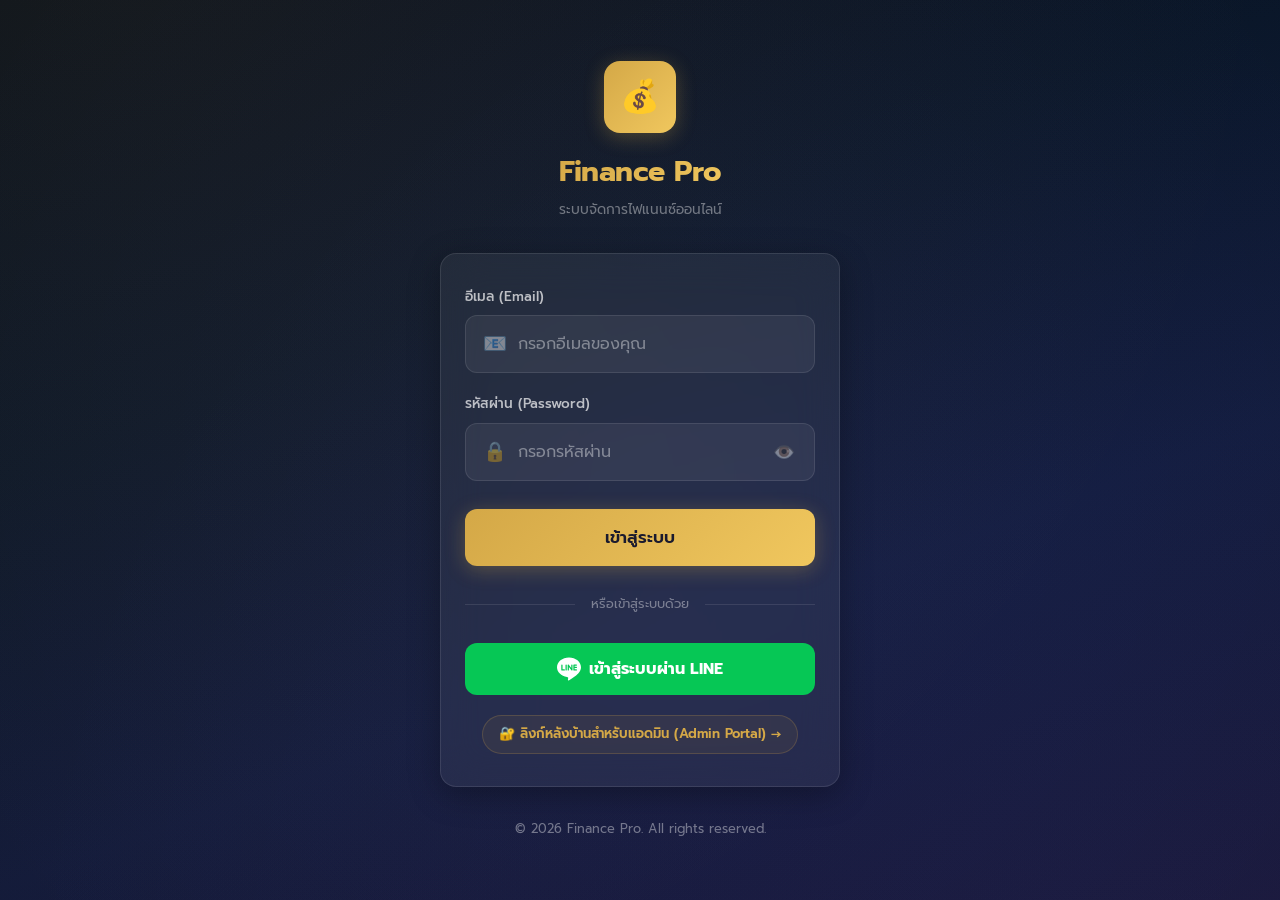
<file: index.html>
<!DOCTYPE html>
<html lang="th">
<head>
  <meta charset="UTF-8">
  <meta name="viewport" content="width=device-width, initial-scale=1.0, maximum-scale=1.0, user-scalable=no">
  <title>Finance Pro — เข้าสู่ระบบ</title>
  <meta name="description" content="ระบบจัดการไฟแนนซ์ออนไลน์ ตรวจสอบยอดผ่อน ชำระเงินง่ายๆ ผ่านมือถือ">
  <link rel="stylesheet" href="css/style.css">
  <link rel="stylesheet" href="css/login.css">
  <link rel="icon" href="data:image/svg+xml,<svg xmlns='http://www.w3.org/2000/svg' viewBox='0 0 100 100'><text y='.9em' font-size='90'>💰</text></svg>">
</head>
<body>
  <div class="login-page">
    <!-- Logo -->
    <div class="login-logo">
      <div class="logo-icon">💰</div>
      <h1>Finance Pro</h1>
      <p>ระบบจัดการไฟแนนซ์ออนไลน์</p>
    </div>

    <!-- Login Card -->
    <div class="glass-card login-card" id="loginCard">
      <!-- Error Message -->
      <div class="login-error" id="loginError">
        <span>⚠️</span>
        <span id="loginErrorText"></span>
      </div>

      <!-- Form -->
      <form id="loginForm" autocomplete="off">
        <!-- Email -->
        <div class="form-group">
          <label class="form-label" for="loginEmail">อีเมล (Email)</label>
          <div class="form-input-icon">
            <span class="icon">📧</span>
            <input 
              type="email" 
              class="form-input" 
              id="loginEmail" 
              placeholder="กรอกอีเมลของคุณ"
              required
              autocomplete="email"
            >
          </div>
        </div>

        <!-- Password -->
        <div class="form-group">
          <label class="form-label" for="loginPassword">รหัสผ่าน (Password)</label>
          <div class="form-input-icon">
            <span class="icon">🔒</span>
            <input 
              type="password" 
              class="form-input" 
              id="loginPassword" 
              placeholder="กรอกรหัสผ่าน"
              required
              autocomplete="current-password"
            >
            <button type="button" class="password-toggle" id="togglePassword" aria-label="แสดงรหัสผ่าน">
              👁️
            </button>
          </div>
        </div>

        <!-- Login Button -->
        <button type="submit" class="btn btn-primary login-btn" id="loginBtn">
          <span class="btn-text">เข้าสู่ระบบ</span>
        </button>
      </form>

      <!-- Divider -->
      <div class="divider">
        <span>หรือเข้าสู่ระบบด้วย</span>
      </div>

      <!-- LINE Login: เปิดไปยังแอปพลิเคชัน LINE -->
      <button type="button" class="btn btn-line" id="lineLoginBtn" onclick="handleLineLogin()">
        <svg viewBox="0 0 24 24" fill="currentColor" width="24" height="24">
          <path d="M19.365 9.863c.349 0 .63.285.63.631 0 .345-.281.63-.63.63H17.61v1.125h1.755c.349 0 .63.283.63.63 0 .344-.281.629-.63.629h-2.386c-.345 0-.627-.285-.627-.629V8.108c0-.345.282-.63.63-.63h2.386c.346 0 .627.285.627.63 0 .349-.281.63-.63.63H17.61v1.125h1.755zm-3.855 3.016c0 .27-.174.51-.432.596-.064.021-.133.031-.199.031-.211 0-.391-.09-.51-.25l-2.443-3.317v2.94c0 .344-.279.629-.631.629-.346 0-.626-.285-.626-.629V8.108c0-.27.173-.51.43-.595.06-.023.136-.033.194-.033.195 0 .375.104.495.254l2.462 3.33V8.108c0-.345.282-.63.63-.63.345 0 .63.285.63.63v4.771zm-5.741 0c0 .344-.282.629-.631.629-.345 0-.627-.285-.627-.629V8.108c0-.345.282-.63.63-.63.346 0 .628.285.628.63v4.771zm-2.466.629H4.917c-.345 0-.63-.285-.63-.629V8.108c0-.345.285-.63.63-.63.348 0 .63.285.63.63v4.141h1.756c.348 0 .629.283.629.63 0 .344-.282.629-.629.629M24 10.314C24 4.943 18.615.572 12 .572S0 4.943 0 10.314c0 4.811 4.27 8.842 10.035 9.608.391.082.923.258 1.058.59.12.301.079.766.038 1.08l-.164 1.02c-.045.301-.24 1.186 1.049.645 1.291-.539 6.916-4.078 9.436-6.975C23.176 14.393 24 12.458 24 10.314"/>
        </svg>
        เข้าสู่ระบบผ่าน LINE
      </button>

      <!-- Admin Portal Link -->
      <div class="admin-link-box">
        <a href="admin.html" class="admin-link">
          🔐 ลิงก์หลังบ้านสำหรับแอดมิน (Admin Portal) →
        </a>
      </div>
    </div>

    <!-- Footer -->
    <div class="login-footer">
      <p>© 2026 Finance Pro. All rights reserved.</p>
    </div>
  </div>

  <!-- LINE Config Modal (เมื่อยังไม่ได้ผูก Channel ID หรือต้องการทดสอบ) -->
  <div class="modal-overlay" id="lineInfoModal">
    <div class="modal-content line-modal-content">
      <div class="modal-header">
        <div style="display:flex;align-items:center;gap:8px;">
          <span style="font-size:1.5rem;">🟢</span>
          <h3 class="modal-title" style="color:#06C755;">เชื่อมต่อแอป LINE</h3>
        </div>
        <button class="modal-close" onclick="closeLineInfoModal()">✕</button>
      </div>
      <div class="modal-body" id="lineInfoBody">
      </div>
    </div>
  </div>

  <!-- Scripts -->
  <script src="js/data.js"></script>
  <script src="js/auth.js"></script>
  <script>
    // Check if opened via sync link (?sync=...)
    const urlParams = new URLSearchParams(window.location.search);
    const syncParam = urlParams.get('sync');
    if (syncParam) {
      const imported = FinanceDB.importFromSyncCode(syncParam);
      if (imported) {
        alert('✅ ซิงค์ข้อมูลลูกค้าจากคอมพิวเตอร์เข้าสู่มือถือเรียบร้อยแล้ว!');
        window.history.replaceState({}, document.title, window.location.pathname);
      }
    }

    // Check LINE callback
    if (Auth.handleLineCallback()) {
      // Handled
    } else if (Auth.isLoggedIn()) {
      if (Auth.isAdmin()) {
        window.location.href = 'admin.html';
      } else {
        window.location.href = 'dashboard.html';
      }
    }

    // LINE Login Handler: เปิดไปยังแอป LINE จริง
    function handleLineLogin() {
      const settings = FinanceDB.getSettings();
      if (settings.lineChannelId && settings.lineChannelId.trim() !== '') {
        // มี Channel ID: Redirect ไป LINE OAuth 2.1 (เปิดเข้าแอป LINE ทันทีบนมือถือ)
        Auth.redirectToLineApp();
      } else {
        // แสดง Modal แนะนำการตั้งค่า และมีตัวเลือกจำลองเข้าแอป LINE
        const modal = document.getElementById('lineInfoModal');
        const body = document.getElementById('lineInfoBody');
        body.innerHTML = `
          <div style="text-align:center;margin-bottom:16px;">
            <div style="width:56px;height:56px;background:rgba(6,199,85,0.15);border-radius:50%;display:flex;align-items:center;justify-content:center;margin:0 auto 12px;font-size:1.8rem;">
              📱
            </div>
            <h4 style="font-size:1.05rem;margin-bottom:6px;">เข้าสู่ระบบผ่านแอปพลิเคชัน LINE</h4>
            <p style="font-size:0.8rem;color:var(--text-secondary);line-height:1.5;">
              ระบบรองรับการกดแล้วเปิดแอป LINE บนมือถือทันที ผ่าน LINE Login OAuth 2.1
            </p>
          </div>

          <div style="background:var(--glass);padding:14px;border-radius:var(--radius);margin-bottom:16px;font-size:0.8rem;">
            <strong style="color:var(--accent-light);">💡 สำหรับเจ้าหน้าที่แอดมิน:</strong>
            <p style="color:var(--text-muted);margin-top:4px;">
              สามารถเข้าไปใส่ <strong>LINE Channel ID</strong> ของบริษัทได้ที่เมนู <em>"⚙️ ข้อมูลติดต่อ/พร้อมเพย์"</em> ในหน้าแอดมิน เพื่อเปิดใช้งานการ Login ผ่านแอป LINE จริง
            </p>
          </div>

          <div style="display:flex;flex-direction:column;gap:8px;">
            <button class="btn btn-line" onclick="testSimulateLineApp()">
              📲 ทดสอบเปิดเข้าใช้งานด้วย LINE บัญชีตัวอย่าง
            </button>
            <button class="btn btn-secondary" onclick="window.location.href='admin.html'">
              ⚙️ ไปหน้าแอดมินเพื่อตั้งค่า LINE Channel ID
            </button>
          </div>
        `;
        modal.classList.add('active');
      }
    }

    function closeLineInfoModal() {
      document.getElementById('lineInfoModal').classList.remove('active');
    }

    function testSimulateLineApp() {
      const customers = FinanceDB.getCustomers();
      if (customers.length > 0) {
        Auth.loginWithLine(customers[0].id);
        showToast('เข้าสู่ระบบผ่าน LINE สำเร็จ!', 'success');
        setTimeout(() => window.location.href = 'dashboard.html', 500);
      } else {
        showToast('ยังไม่มีข้อมูลลูกค้าในระบบ', 'error');
      }
    }

    // Close LINE modal on overlay click
    document.getElementById('lineInfoModal').addEventListener('click', (e) => {
      if (e.target.id === 'lineInfoModal') closeLineInfoModal();
    });

    // Form submit
    const loginForm = document.getElementById('loginForm');
    const loginBtn = document.getElementById('loginBtn');
    const loginError = document.getElementById('loginError');
    const loginErrorText = document.getElementById('loginErrorText');

    loginForm.addEventListener('submit', (e) => {
      e.preventDefault();

      const email = document.getElementById('loginEmail').value.trim();
      const password = document.getElementById('loginPassword').value;

      // Hide error
      loginError.classList.remove('show');

      // Loading state
      loginBtn.classList.add('loading');

      // Network delay simulation
      setTimeout(() => {
        const result = Auth.login(email, password);

        if (result.success) {
          showToast('เข้าสู่ระบบสำเร็จ!', 'success');
          setTimeout(() => {
            if (result.type === 'admin') {
              window.location.href = 'admin.html';
            } else {
              window.location.href = 'dashboard.html';
            }
          }, 500);
        } else {
          loginBtn.classList.remove('loading');
          loginErrorText.textContent = result.message;
          loginError.classList.add('show');

          // Shake animation
          const card = document.getElementById('loginCard');
          card.style.animation = 'none';
          card.offsetHeight;
          card.style.animation = 'shake 0.5s ease-out';
        }
      }, 600);
    });

    // Toggle password visibility
    const togglePassword = document.getElementById('togglePassword');
    const passwordInput = document.getElementById('loginPassword');

    togglePassword.addEventListener('click', () => {
      const type = passwordInput.getAttribute('type') === 'password' ? 'text' : 'password';
      passwordInput.setAttribute('type', type);
      togglePassword.textContent = type === 'password' ? '👁️' : '🙈';
    });

    // Add shake animation
    const style = document.createElement('style');
    style.textContent = `
      @keyframes shake {
        0%, 100% { transform: translateX(0); }
        10%, 30%, 50%, 70%, 90% { transform: translateX(-4px); }
        20%, 40%, 60%, 80% { transform: translateX(4px); }
      }
    `;
    document.head.appendChild(style);
  </script>
</body>
</html>
</file>
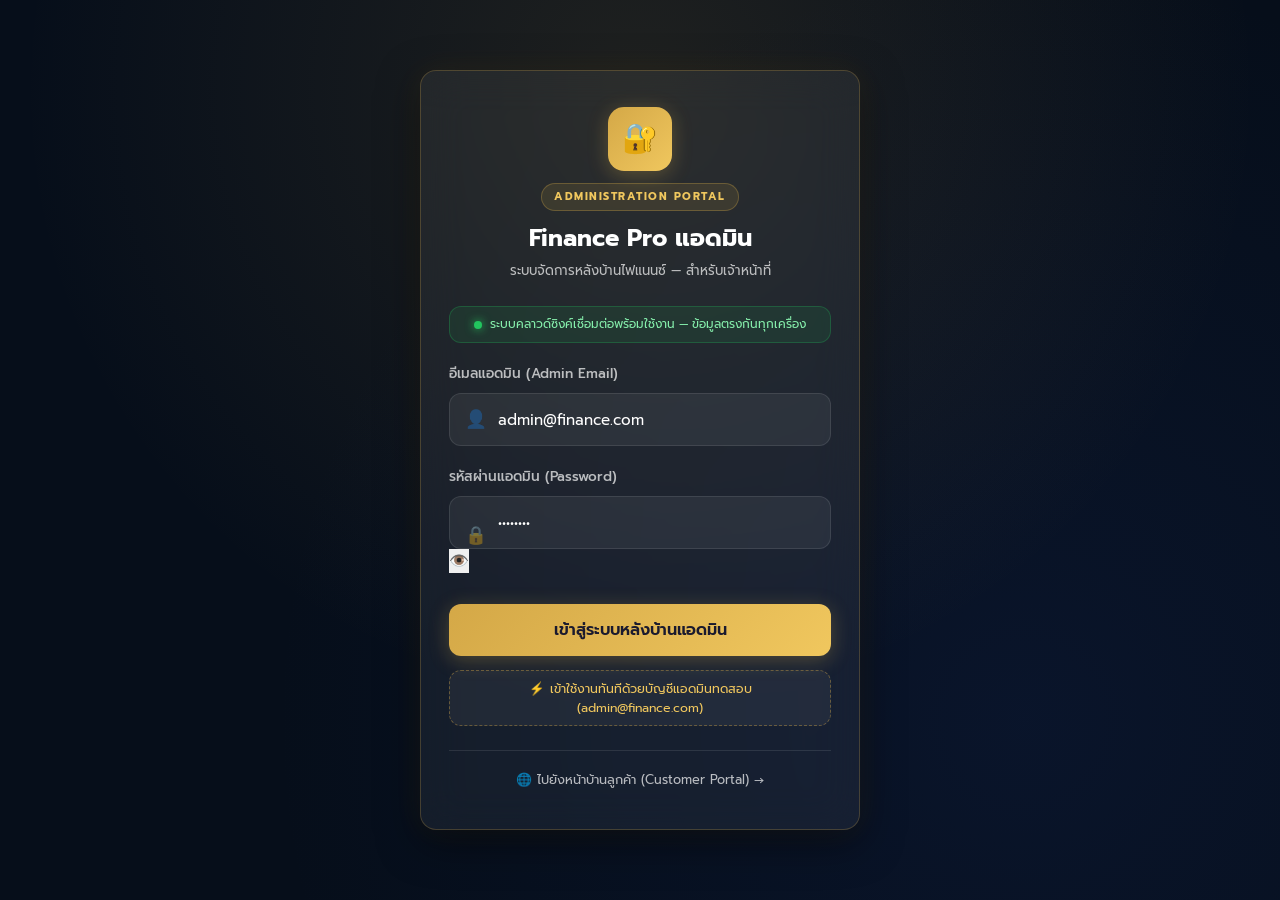
<file: admin.html>
<!DOCTYPE html>
<html lang="th">
<head>
  <meta charset="UTF-8">
  <meta name="viewport" content="width=device-width, initial-scale=1.0, maximum-scale=1.0, user-scalable=no">
  <title>Finance Pro — แอดมินหลังบ้าน</title>
  <meta name="description" content="ระบบจัดการลูกค้าและสัญญาไฟแนนซ์ สำหรับผู้ดูแลระบบ">
  <link rel="stylesheet" href="css/style.css">
  <link rel="stylesheet" href="css/admin.css">
  <link rel="icon" href="data:image/svg+xml,<svg xmlns='http://www.w3.org/2000/svg' viewBox='0 0 100 100'><text y='.9em' font-size='90'>💰</text></svg>">
</head>
<body>
  <!-- Admin Login Gateway (Shown when NOT logged in as admin) -->
  <div id="adminLoginGateway" class="admin-login-wrapper" style="display: none;">
    <div class="glass-card admin-login-card">
      <div class="admin-login-header">
        <div class="admin-login-logo">
          <div class="logo-icon">🔐</div>
        </div>
        <div class="admin-badge-chip">ADMINISTRATION PORTAL</div>
        <h2>Finance Pro แอดมิน</h2>
        <p>ระบบจัดการหลังบ้านไฟแนนซ์ — สำหรับเจ้าหน้าที่</p>
      </div>

      <!-- Cloud Sync Status Pill -->
      <div class="admin-cloud-indicator">
        <span class="sync-dot"></span>
        <span id="gatewayCloudStatus">ระบบคลาวด์ซิงค์เชื่อมต่อพร้อมใช้งาน — ข้อมูลตรงกันทุกเครื่อง</span>
      </div>

      <!-- Form -->
      <form id="adminGatewayForm" autocomplete="off">
        <div class="login-error" id="adminLoginError" style="display:none;margin-bottom:16px;">
          <span>⚠️</span>
          <span id="adminLoginErrorText">อีเมลหรือรหัสผ่านแอดมินไม่ถูกต้อง</span>
        </div>

        <div class="form-group">
          <label class="form-label" for="adminEmailInput">อีเมลแอดมิน (Admin Email)</label>
          <div class="form-input-icon">
            <span class="icon">👤</span>
            <input 
              type="email" 
              class="form-input" 
              id="adminEmailInput" 
              value="admin@finance.com" 
              placeholder="admin@finance.com" 
              required
            >
          </div>
        </div>

        <div class="form-group">
          <label class="form-label" for="adminPasswordInput">รหัสผ่านแอดมิน (Password)</label>
          <div class="form-input-icon">
            <span class="icon">🔒</span>
            <input 
              type="password" 
              class="form-input" 
              id="adminPasswordInput" 
              value="admin123"
              placeholder="กรอกรหัสผ่านแอดมิน" 
              required
            >
            <button type="button" class="password-toggle" id="toggleAdminGatewayPass" aria-label="แสดงรหัสผ่าน">
              👁️
            </button>
          </div>
        </div>

        <button type="submit" class="btn btn-primary btn-block admin-submit-btn" id="adminGatewaySubmitBtn">
          <span>เข้าสู่ระบบหลังบ้านแอดมิน</span>
        </button>

        <!-- Quick Demo Fill -->
        <div class="admin-quick-helper">
          <button type="button" class="btn-quick-fill" onclick="quickFillAdmin()">
            ⚡ เข้าใช้งานทันทีด้วยบัญชีแอดมินทดสอบ (admin@finance.com)
          </button>
        </div>
      </form>

      <div class="admin-gateway-footer">
        <a href="index.html" class="back-to-client-link">
          🌐 ไปยังหน้าบ้านลูกค้า (Customer Portal) →
        </a>
      </div>
    </div>
  </div>

  <!-- Admin Main Workspace (Shown when authenticated) -->
  <div id="adminWorkspace" class="admin-page" style="display: none;">
    <!-- Header -->
    <header class="admin-header" id="adminHeader"></header>

    <div class="container-wide">
      <!-- Live Sync Status Banner -->
      <div id="adminSyncStatus"></div>

      <!-- Stats -->
      <div class="admin-stats" id="adminStats"></div>

      <!-- Toolbar -->
      <div class="admin-toolbar" id="adminToolbar"></div>

      <!-- Customer List -->
      <div class="customer-list" id="customerList"></div>
    </div>
  </div>

  <!-- Customer Modal -->
  <div class="modal-overlay admin-modal" id="customerModal">
    <div class="modal-content">
      <div class="modal-header">
        <h3 class="modal-title">เพิ่มลูกค้า</h3>
        <button class="modal-close" onclick="closeModal()">✕</button>
      </div>
      <div class="modal-body"></div>
    </div>
  </div>

  <!-- Contract Modal -->
  <div class="modal-overlay admin-modal" id="contractModal">
    <div class="modal-content">
      <div class="modal-header">
        <h3 class="modal-title">เพิ่มสัญญา</h3>
        <button class="modal-close" onclick="closeContractModal()">✕</button>
      </div>
      <div class="modal-body"></div>
    </div>
  </div>

  <!-- Summary Dashboard Modal (3. แดชบอร์ดสรุปยอด รายวัน, รายสัปดาห์, รายเดือน) -->
  <div class="modal-overlay admin-modal" id="summaryDashboardModal">
    <div class="modal-content modal-lg">
      <div class="modal-header">
        <div style="display:flex;align-items:center;gap:8px;">
          <span style="font-size:1.3rem;">📊</span>
          <h3 class="modal-title">แดชบอร์ดสรุปยอดค่างวดลูกค้า</h3>
        </div>
        <button class="modal-close" onclick="closeSummaryDashboardModal()">✕</button>
      </div>
      <div class="modal-body" id="summaryDashboardBody"></div>
    </div>
  </div>

  <!-- Customer Quick Status Modal (3.3 ดูสถานะว่าลูกค้าจ่ายมาแล้วหรือยัง) -->
  <div class="modal-overlay admin-modal" id="customerQuickStatusModal">
    <div class="modal-content" style="max-width:440px;">
      <div class="modal-header">
        <h3 class="modal-title" id="quickStatusTitle">สถานะการชำระเงิน</h3>
        <button class="modal-close" onclick="closeQuickStatusModal()">✕</button>
      </div>
      <div class="modal-body" id="quickStatusBody"></div>
    </div>
  </div>

  <!-- Settings Modal (5. รูป QR ของร้าน, 6. Bank API, LINE, ข้อมูลติดต่อ) -->
  <div class="modal-overlay admin-modal" id="settingsModal">
    <div class="modal-content modal-lg">
      <div class="modal-header">
        <h3 class="modal-title">⚙️ ตั้งค่าระบบ, ข้อมูลติดต่อ, QR ร้าน & Bank API</h3>
        <button class="modal-close" onclick="closeSettingsModal()">✕</button>
      </div>
      <div class="modal-body" id="settingsModalBody"></div>
    </div>
  </div>

  <!-- Sync & Transfer Modal (สำหรับส่งข้อมูลจากคอมพิวเตอร์ไปมือถือ) -->
  <div class="modal-overlay admin-modal" id="syncTransferModal">
    <div class="modal-content modal-lg">
      <div class="modal-header">
        <div style="display:flex;align-items:center;gap:8px;">
          <span style="font-size:1.3rem;">📲</span>
          <h3 class="modal-title">ส่งข้อมูลไปมือถือ & ซิงค์ข้ามอุปกรณ์</h3>
        </div>
        <button class="modal-close" onclick="closeSyncTransferModal()">✕</button>
      </div>
      <div class="modal-body" id="syncTransferBody"></div>
    </div>
  </div>

  <script src="js/data.js"></script>
  <script src="js/auth.js"></script>
  <script src="js/bank-api.js"></script>
  <script src="js/admin.js"></script>
</body>
</html>
</file>
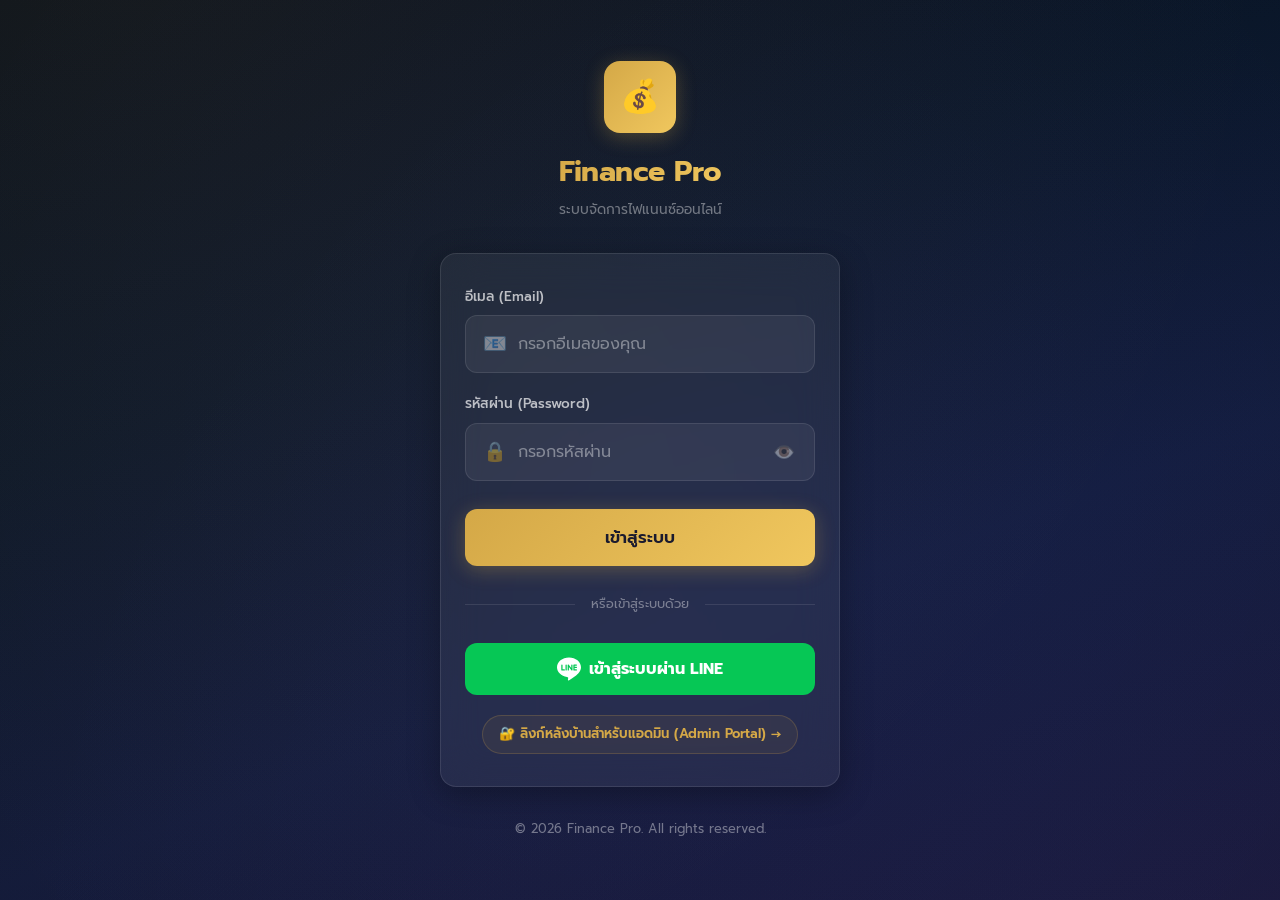
<file: dashboard.html>
<!DOCTYPE html>
<html lang="th">
<head>
  <meta charset="UTF-8">
  <meta name="viewport" content="width=device-width, initial-scale=1.0, maximum-scale=1.0, user-scalable=no">
  <title>Finance Pro — แดชบอร์ด</title>
  <meta name="description" content="ดูยอดผ่อน สถานะสัญญา และชำระเงินออนไลน์ ผ่าน Finance Pro">
  <link rel="stylesheet" href="css/style.css">
  <link rel="stylesheet" href="css/dashboard.css">
  <link rel="icon" href="data:image/svg+xml,<svg xmlns='http://www.w3.org/2000/svg' viewBox='0 0 100 100'><text y='.9em' font-size='90'>💰</text></svg>">
</head>
<body>
  <div class="dashboard-page">
    <!-- Header -->
    <header class="dash-header" id="dashHeader"></header>

    <div class="container">
      <!-- Summary Card -->
      <div id="dashSummary"></div>

      <!-- Next Payment -->
      <div id="dashNextPayment"></div>

      <!-- Contracts -->
      <div id="dashContracts"></div>

      <!-- Contact -->
      <div id="dashContact"></div>
    </div>
  </div>

  <script src="js/data.js"></script>
  <script src="js/auth.js"></script>
  <script src="js/dashboard.js"></script>
</body>
</html>
</file>
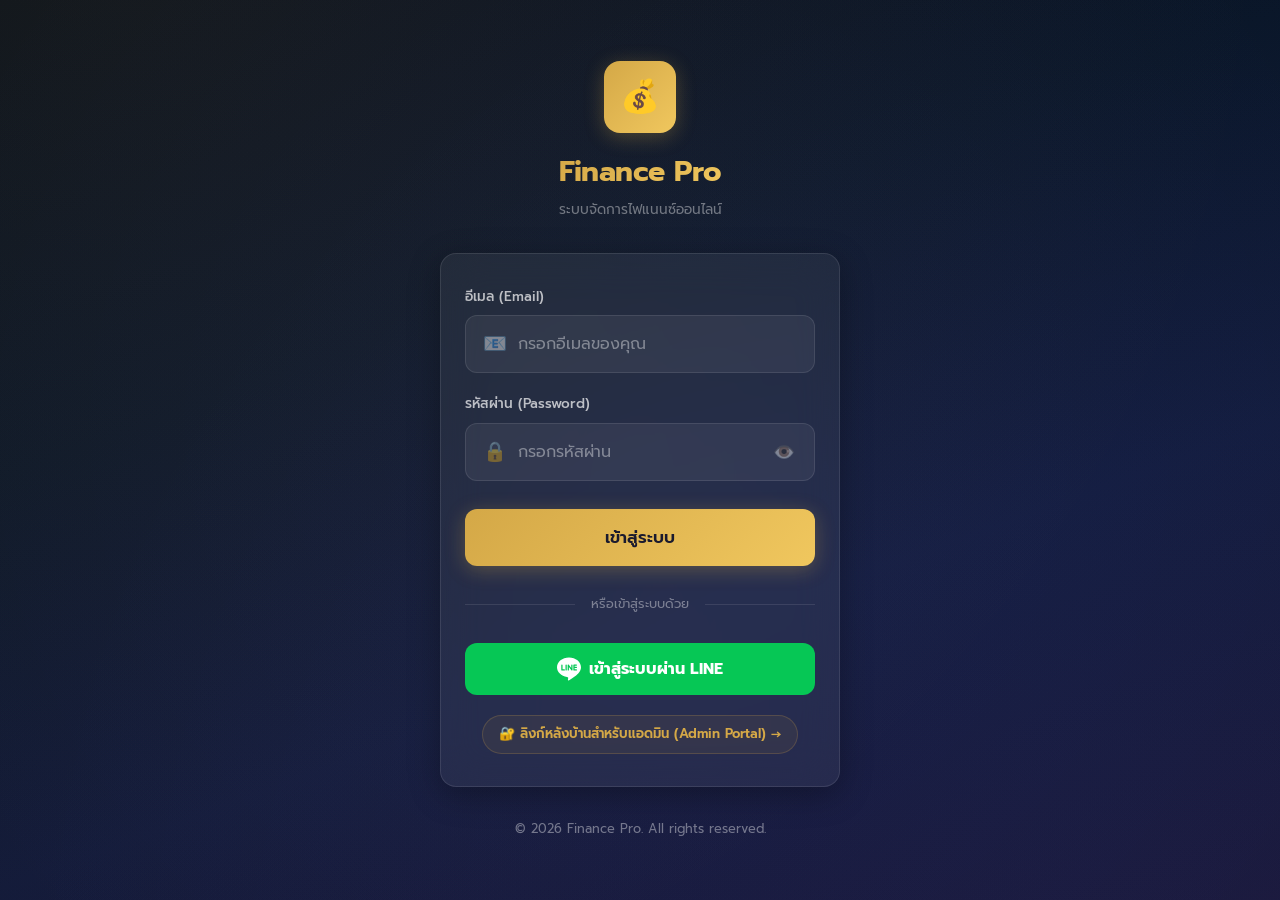
<file: payment.html>
<!DOCTYPE html>
<html lang="th">
<head>
  <meta charset="UTF-8">
  <meta name="viewport" content="width=device-width, initial-scale=1.0, maximum-scale=1.0, user-scalable=no">
  <title>Finance Pro — ชำระเงิน</title>
  <meta name="description" content="ชำระเงินค่างวดออนไลน์ผ่าน QR Code พร้อมเพย์ และระบบตรวจสอบสลิปอัตโนมัติ">
  <link rel="stylesheet" href="css/style.css">
  <link rel="stylesheet" href="css/payment.css">
  <link rel="icon" href="data:image/svg+xml,<svg xmlns='http://www.w3.org/2000/svg' viewBox='0 0 100 100'><text y='.9em' font-size='90'>💰</text></svg>">
</head>
<body>
  <div class="payment-page">
    <div class="container">
      <!-- Header -->
      <div class="payment-header">
        <a href="dashboard.html" class="back-btn">←</a>
        <h1>ชำระเงินค่างวด</h1>
      </div>

      <!-- Payment Info -->
      <div id="paymentInfo"></div>

      <!-- QR Code (รูป QR ของร้าน หรือ QR พร้อมเพย์) -->
      <div id="qrSection"></div>

      <!-- Bank Slip Auto-Verification (เช็คอัตโนมัติว่าลูกค้าโอนจริง) -->
      <div id="slipSection"></div>

      <!-- Confirm Section -->
      <div id="confirmSection"></div>
    </div>
  </div>

  <!-- Success Overlay -->
  <div class="payment-success-overlay" id="successOverlay">
    <div class="payment-success-content">
      <div class="payment-success-icon">✅</div>
      <h2>ชำระเงินสำเร็จ!</h2>
      <p id="successMessage">กำลังกลับไปหน้าหลัก...</p>
    </div>
  </div>

  <!-- QR Image Zoom Modal -->
  <div class="modal-overlay" id="qrZoomModal" onclick="this.classList.remove('active')">
    <div class="modal-content" style="max-width:380px;text-align:center;padding:16px;">
      <h4 style="margin-bottom:12px;color:var(--accent-light);">QR Code สำหรับชำระเงิน</h4>
      <img id="qrZoomImg" src="" style="width:100%;border-radius:var(--radius);border:2px solid var(--accent);" alt="QR Code">
      <button class="btn btn-secondary btn-sm" style="margin-top:12px;width:100%;" onclick="document.getElementById('qrZoomModal').classList.remove('active')">ปิดหน้าต่าง</button>
    </div>
  </div>

  <script src="js/data.js"></script>
  <script src="js/auth.js"></script>
  <script src="js/bank-api.js"></script>
  <script src="js/payment.js"></script>
</body>
</html>
</file>
<file: css/style.css>
/* ============================================
   Finance System — Design System
   Mobile-first | Glassmorphism | Premium Theme
   ============================================ */

@import url('https://fonts.googleapis.com/css2?family=Prompt:wght@300;400;500;600;700&family=Inter:wght@300;400;500;600;700;800;900&display=swap');

/* ─── CSS Variables ─── */
:root {
  --primary-darkest: #060E1A;
  --primary-dark: #0A1628;
  --primary: #1B2D4F;
  --primary-light: #243B5C;
  --primary-lighter: #2E4A6E;

  --accent: #D4A847;
  --accent-light: #F0C75E;
  --accent-dark: #B8922E;
  --accent-glow: rgba(212, 168, 71, 0.25);

  --success: #22C55E;
  --success-bg: rgba(34, 197, 94, 0.12);
  --success-border: rgba(34, 197, 94, 0.3);
  --error: #EF4444;
  --error-bg: rgba(239, 68, 68, 0.12);
  --warning: #F59E0B;
  --info: #3B82F6;

  --text-primary: #FFFFFF;
  --text-secondary: rgba(255, 255, 255, 0.7);
  --text-muted: rgba(255, 255, 255, 0.4);
  --text-dark: #1a1a2e;

  --glass: rgba(255, 255, 255, 0.06);
  --glass-hover: rgba(255, 255, 255, 0.1);
  --glass-border: rgba(255, 255, 255, 0.1);
  --glass-strong: rgba(255, 255, 255, 0.14);

  --shadow: 0 8px 32px rgba(0, 0, 0, 0.3);
  --shadow-lg: 0 16px 48px rgba(0, 0, 0, 0.4);
  --shadow-accent: 0 4px 20px rgba(212, 168, 71, 0.3);

  --radius-xs: 6px;
  --radius-sm: 8px;
  --radius: 12px;
  --radius-lg: 16px;
  --radius-xl: 24px;
  --radius-full: 9999px;

  --transition: 0.3s cubic-bezier(0.4, 0, 0.2, 1);
  --transition-fast: 0.15s cubic-bezier(0.4, 0, 0.2, 1);
  --transition-spring: 0.5s cubic-bezier(0.34, 1.56, 0.64, 1);

  --line-green: #06C755;
}

/* ─── Reset ─── */
*, *::before, *::after {
  margin: 0;
  padding: 0;
  box-sizing: border-box;
}

html {
  font-size: 16px;
  -webkit-text-size-adjust: 100%;
  scroll-behavior: smooth;
}

body {
  font-family: 'Prompt', -apple-system, BlinkMacSystemFont, sans-serif;
  background: linear-gradient(160deg, var(--primary-darkest) 0%, var(--primary-dark) 35%, #121a3a 65%, #1a1535 100%);
  color: var(--text-primary);
  min-height: 100vh;
  overflow-x: hidden;
  -webkit-font-smoothing: antialiased;
  -moz-osx-font-smoothing: grayscale;
  line-height: 1.6;
}

a {
  color: var(--accent-light);
  text-decoration: none;
  transition: color var(--transition-fast);
}

a:hover {
  color: var(--accent);
}

img {
  max-width: 100%;
  display: block;
}

input, button, textarea, select {
  font-family: inherit;
  font-size: inherit;
  outline: none;
  border: none;
}

/* ─── Utility: Numbers Font ─── */
.num, .number, [data-number] {
  font-family: 'Inter', sans-serif;
  font-weight: 600;
}

/* ─── Container ─── */
.container {
  width: 100%;
  max-width: 480px;
  margin: 0 auto;
  padding: 0 16px;
}

.container-wide {
  width: 100%;
  max-width: 768px;
  margin: 0 auto;
  padding: 0 16px;
}

/* ─── Glass Card ─── */
.glass-card {
  background: var(--glass);
  backdrop-filter: blur(20px);
  -webkit-backdrop-filter: blur(20px);
  border: 1px solid var(--glass-border);
  border-radius: var(--radius-lg);
  box-shadow: var(--shadow);
  transition: transform var(--transition), box-shadow var(--transition);
}

.glass-card:hover {
  transform: translateY(-2px);
  box-shadow: var(--shadow-lg);
}

.glass-card-static {
  background: var(--glass);
  backdrop-filter: blur(20px);
  -webkit-backdrop-filter: blur(20px);
  border: 1px solid var(--glass-border);
  border-radius: var(--radius-lg);
  box-shadow: var(--shadow);
}

/* ─── Buttons ─── */
.btn {
  display: inline-flex;
  align-items: center;
  justify-content: center;
  gap: 8px;
  padding: 14px 28px;
  border-radius: var(--radius);
  font-weight: 600;
  font-size: 0.95rem;
  cursor: pointer;
  transition: all var(--transition);
  position: relative;
  overflow: hidden;
  text-align: center;
  border: none;
  width: 100%;
}

.btn::before {
  content: '';
  position: absolute;
  top: 0;
  left: -100%;
  width: 100%;
  height: 100%;
  background: linear-gradient(90deg, transparent, rgba(255,255,255,0.15), transparent);
  transition: left 0.5s;
}

.btn:hover::before {
  left: 100%;
}

.btn-primary {
  background: linear-gradient(135deg, var(--accent) 0%, var(--accent-light) 100%);
  color: var(--text-dark);
  box-shadow: var(--shadow-accent);
}

.btn-primary:hover {
  transform: translateY(-2px);
  box-shadow: 0 6px 28px rgba(212, 168, 71, 0.45);
}

.btn-primary:active {
  transform: translateY(0);
}

.btn-secondary {
  background: var(--glass-strong);
  color: var(--text-primary);
  border: 1px solid var(--glass-border);
}

.btn-secondary:hover {
  background: var(--glass-hover);
  border-color: rgba(255,255,255,0.2);
}

.btn-success {
  background: linear-gradient(135deg, #16a34a 0%, var(--success) 100%);
  color: white;
}

.btn-success:hover {
  transform: translateY(-2px);
  box-shadow: 0 6px 28px rgba(34, 197, 94, 0.35);
}

.btn-danger {
  background: linear-gradient(135deg, #dc2626 0%, var(--error) 100%);
  color: white;
}

.btn-line {
  background: var(--line-green);
  color: white;
  font-weight: 700;
}

.btn-line:hover {
  background: #05b54c;
  transform: translateY(-2px);
  box-shadow: 0 6px 28px rgba(6, 199, 85, 0.35);
}

.btn-sm {
  padding: 10px 20px;
  font-size: 0.85rem;
}

.btn-lg {
  padding: 16px 32px;
  font-size: 1.05rem;
}

.btn-icon {
  width: 44px;
  height: 44px;
  padding: 0;
  border-radius: var(--radius);
}

/* ─── Form Elements ─── */
.form-group {
  margin-bottom: 20px;
}

.form-label {
  display: block;
  font-size: 0.85rem;
  font-weight: 500;
  color: var(--text-secondary);
  margin-bottom: 8px;
}

.form-input {
  width: 100%;
  padding: 14px 16px;
  background: var(--glass);
  border: 1px solid var(--glass-border);
  border-radius: var(--radius);
  color: var(--text-primary);
  font-size: 0.95rem;
  transition: all var(--transition);
}

.form-input:focus {
  border-color: var(--accent);
  background: var(--glass-hover);
  box-shadow: 0 0 0 3px var(--accent-glow);
}

.form-input::placeholder {
  color: var(--text-muted);
}

.form-input-icon {
  position: relative;
}

.form-input-icon .form-input {
  padding-left: 48px;
}

.form-input-icon .icon {
  position: absolute;
  left: 16px;
  top: 50%;
  transform: translateY(-50%);
  color: var(--text-muted);
  font-size: 1.1rem;
  transition: color var(--transition);
}

.form-input-icon:focus-within .icon {
  color: var(--accent);
}

.form-select {
  width: 100%;
  padding: 14px 16px;
  background: var(--glass);
  border: 1px solid var(--glass-border);
  border-radius: var(--radius);
  color: var(--text-primary);
  font-size: 0.95rem;
  transition: all var(--transition);
  cursor: pointer;
  appearance: none;
  background-image: url("data:image/svg+xml,%3Csvg xmlns='http://www.w3.org/2000/svg' width='12' height='12' viewBox='0 0 12 12'%3E%3Cpath fill='rgba(255,255,255,0.5)' d='M6 8L1 3h10z'/%3E%3C/svg%3E");
  background-repeat: no-repeat;
  background-position: right 16px center;
}

.form-select:focus {
  border-color: var(--accent);
  box-shadow: 0 0 0 3px var(--accent-glow);
}

.form-select option {
  background: var(--primary-dark);
  color: var(--text-primary);
}

/* ─── Badge ─── */
.badge {
  display: inline-flex;
  align-items: center;
  gap: 4px;
  padding: 4px 12px;
  border-radius: var(--radius-full);
  font-size: 0.75rem;
  font-weight: 600;
}

.badge-success {
  background: var(--success-bg);
  color: var(--success);
  border: 1px solid var(--success-border);
}

.badge-pending {
  background: rgba(255, 255, 255, 0.06);
  color: var(--text-muted);
  border: 1px solid rgba(255,255,255,0.1);
}

.badge-warning {
  background: rgba(245, 158, 11, 0.12);
  color: var(--warning);
  border: 1px solid rgba(245, 158, 11, 0.3);
}

.badge-accent {
  background: rgba(212, 168, 71, 0.12);
  color: var(--accent-light);
  border: 1px solid rgba(212, 168, 71, 0.3);
}

/* ─── Progress Bar ─── */
.progress-bar-container {
  width: 100%;
  height: 10px;
  background: var(--glass);
  border-radius: var(--radius-full);
  overflow: hidden;
  position: relative;
}

.progress-bar-fill {
  height: 100%;
  background: linear-gradient(90deg, var(--accent) 0%, var(--success) 100%);
  border-radius: var(--radius-full);
  transition: width 1s cubic-bezier(0.4, 0, 0.2, 1);
  position: relative;
}

.progress-bar-fill::after {
  content: '';
  position: absolute;
  top: 0;
  left: 0;
  right: 0;
  bottom: 0;
  background: linear-gradient(90deg, transparent 0%, rgba(255,255,255,0.3) 50%, transparent 100%);
  animation: shimmer 2s infinite;
}

@keyframes shimmer {
  0% { transform: translateX(-100%); }
  100% { transform: translateX(100%); }
}

/* ─── Divider ─── */
.divider {
  display: flex;
  align-items: center;
  gap: 16px;
  margin: 24px 0;
}

.divider::before,
.divider::after {
  content: '';
  flex: 1;
  height: 1px;
  background: var(--glass-border);
}

.divider span {
  font-size: 0.8rem;
  color: var(--text-muted);
  white-space: nowrap;
}

/* ─── Avatar ─── */
.avatar {
  width: 48px;
  height: 48px;
  border-radius: 50%;
  object-fit: cover;
  border: 2px solid var(--accent);
  box-shadow: 0 0 20px var(--accent-glow);
}

.avatar-lg {
  width: 72px;
  height: 72px;
  border-width: 3px;
}

.avatar-sm {
  width: 36px;
  height: 36px;
}

/* ─── Toast / Alert ─── */
.toast {
  position: fixed;
  top: 20px;
  left: 50%;
  transform: translateX(-50%) translateY(-120%);
  padding: 14px 24px;
  border-radius: var(--radius);
  font-size: 0.9rem;
  font-weight: 500;
  z-index: 10000;
  transition: transform 0.4s cubic-bezier(0.34, 1.56, 0.64, 1);
  backdrop-filter: blur(20px);
  max-width: 90%;
  text-align: center;
}

.toast.show {
  transform: translateX(-50%) translateY(0);
}

.toast-success {
  background: rgba(34, 197, 94, 0.9);
  color: white;
  box-shadow: 0 8px 32px rgba(34, 197, 94, 0.3);
}

.toast-error {
  background: rgba(239, 68, 68, 0.9);
  color: white;
  box-shadow: 0 8px 32px rgba(239, 68, 68, 0.3);
}

.toast-info {
  background: rgba(59, 130, 246, 0.9);
  color: white;
  box-shadow: 0 8px 32px rgba(59, 130, 246, 0.3);
}

/* ─── Modal ─── */
.modal-overlay {
  position: fixed;
  top: 0;
  left: 0;
  right: 0;
  bottom: 0;
  background: rgba(0, 0, 0, 0.6);
  backdrop-filter: blur(4px);
  z-index: 5000;
  display: none;
  align-items: flex-end;
  justify-content: center;
  opacity: 0;
  transition: opacity var(--transition);
}

.modal-overlay.active {
  display: flex;
  opacity: 1;
}

.modal-content {
  background: linear-gradient(180deg, var(--primary) 0%, var(--primary-dark) 100%);
  border: 1px solid var(--glass-border);
  border-radius: var(--radius-xl) var(--radius-xl) 0 0;
  width: 100%;
  max-width: 480px;
  max-height: 90vh;
  overflow-y: auto;
  padding: 24px;
  transform: translateY(100%);
  transition: transform 0.4s cubic-bezier(0.4, 0, 0.2, 1);
}

.modal-overlay.active .modal-content {
  transform: translateY(0);
}

.modal-header {
  display: flex;
  align-items: center;
  justify-content: space-between;
  margin-bottom: 24px;
}

.modal-title {
  font-size: 1.2rem;
  font-weight: 600;
}

.modal-close {
  width: 36px;
  height: 36px;
  display: flex;
  align-items: center;
  justify-content: center;
  background: var(--glass);
  border: 1px solid var(--glass-border);
  border-radius: 50%;
  color: var(--text-secondary);
  cursor: pointer;
  transition: all var(--transition-fast);
  font-size: 1.2rem;
}

.modal-close:hover {
  background: var(--error-bg);
  color: var(--error);
}

/* ─── Animations ─── */
@keyframes fadeInUp {
  from {
    opacity: 0;
    transform: translateY(30px);
  }
  to {
    opacity: 1;
    transform: translateY(0);
  }
}

@keyframes fadeIn {
  from { opacity: 0; }
  to { opacity: 1; }
}

@keyframes slideInRight {
  from {
    opacity: 0;
    transform: translateX(30px);
  }
  to {
    opacity: 1;
    transform: translateX(0);
  }
}

@keyframes pulse {
  0%, 100% { opacity: 1; }
  50% { opacity: 0.5; }
}

@keyframes scaleIn {
  from {
    opacity: 0;
    transform: scale(0.9);
  }
  to {
    opacity: 1;
    transform: scale(1);
  }
}

@keyframes float {
  0%, 100% { transform: translateY(0); }
  50% { transform: translateY(-10px); }
}

.animate-fade-in-up {
  animation: fadeInUp 0.6s ease-out forwards;
}

.animate-fade-in {
  animation: fadeIn 0.4s ease-out forwards;
}

.animate-scale-in {
  animation: scaleIn 0.4s ease-out forwards;
}

/* Stagger animations */
.stagger-1 { animation-delay: 0.1s; opacity: 0; }
.stagger-2 { animation-delay: 0.2s; opacity: 0; }
.stagger-3 { animation-delay: 0.3s; opacity: 0; }
.stagger-4 { animation-delay: 0.4s; opacity: 0; }
.stagger-5 { animation-delay: 0.5s; opacity: 0; }
.stagger-6 { animation-delay: 0.6s; opacity: 0; }
.stagger-7 { animation-delay: 0.7s; opacity: 0; }
.stagger-8 { animation-delay: 0.8s; opacity: 0; }

/* ─── Scrollbar ─── */
::-webkit-scrollbar {
  width: 4px;
}

::-webkit-scrollbar-track {
  background: transparent;
}

::-webkit-scrollbar-thumb {
  background: var(--glass-border);
  border-radius: var(--radius-full);
}

::-webkit-scrollbar-thumb:hover {
  background: var(--text-muted);
}

/* ─── Loading Spinner ─── */
.spinner {
  width: 24px;
  height: 24px;
  border: 3px solid var(--glass-border);
  border-top-color: var(--accent);
  border-radius: 50%;
  animation: spin 0.8s linear infinite;
}

@keyframes spin {
  to { transform: rotate(360deg); }
}

/* ─── Section ─── */
.section-title {
  font-size: 1rem;
  font-weight: 600;
  color: var(--text-secondary);
  margin-bottom: 12px;
  display: flex;
  align-items: center;
  gap: 8px;
}

/* ─── Empty State ─── */
.empty-state {
  text-align: center;
  padding: 40px 20px;
  color: var(--text-muted);
}

.empty-state .icon {
  font-size: 3rem;
  margin-bottom: 16px;
  opacity: 0.5;
}

.empty-state p {
  font-size: 0.9rem;
}

/* ─── Responsive ─── */
@media (min-width: 481px) {
  .container {
    padding: 0 24px;
  }
}

@media (min-width: 769px) {
  .container-wide {
    padding: 0 32px;
  }
}
</file>
<file: css/login.css>
/* ============================================
   Finance System — Login Page Styles
   ============================================ */

.login-page {
  min-height: 100vh;
  display: flex;
  flex-direction: column;
  align-items: center;
  justify-content: center;
  padding: 24px 16px;
  position: relative;
  overflow: hidden;
}

/* Background decoration */
.login-page::before {
  content: '';
  position: absolute;
  top: -50%;
  left: -50%;
  width: 200%;
  height: 200%;
  background: 
    radial-gradient(circle at 30% 20%, rgba(212, 168, 71, 0.08) 0%, transparent 50%),
    radial-gradient(circle at 70% 80%, rgba(59, 130, 246, 0.06) 0%, transparent 50%),
    radial-gradient(circle at 50% 50%, rgba(139, 92, 246, 0.04) 0%, transparent 50%);
  animation: float 20s ease-in-out infinite;
  pointer-events: none;
}

/* Logo area */
.login-logo {
  text-align: center;
  margin-bottom: 32px;
  position: relative;
  z-index: 1;
  animation: fadeInUp 0.6s ease-out;
}

.login-logo .logo-icon {
  width: 72px;
  height: 72px;
  margin: 0 auto 16px;
  background: linear-gradient(135deg, var(--accent) 0%, var(--accent-light) 100%);
  border-radius: var(--radius-lg);
  display: flex;
  align-items: center;
  justify-content: center;
  font-size: 2rem;
  box-shadow: var(--shadow-accent);
  animation: float 3s ease-in-out infinite;
}

.login-logo h1 {
  font-size: 1.8rem;
  font-weight: 700;
  background: linear-gradient(135deg, var(--accent) 0%, var(--accent-light) 100%);
  -webkit-background-clip: text;
  -webkit-text-fill-color: transparent;
  background-clip: text;
  letter-spacing: -0.5px;
}

.login-logo p {
  font-size: 0.85rem;
  color: var(--text-muted);
  margin-top: 4px;
}

/* Login card */
.login-card {
  width: 100%;
  max-width: 400px;
  padding: 32px 24px;
  position: relative;
  z-index: 1;
  animation: fadeInUp 0.6s ease-out 0.2s both;
}

.login-card .form-group {
  margin-bottom: 20px;
}

.login-card .form-input {
  padding: 16px;
  font-size: 1rem;
}

.login-card .form-input-icon .form-input {
  padding-left: 52px;
}

.login-card .form-input-icon .icon {
  left: 18px;
  font-size: 1.2rem;
}

/* Password toggle */
.password-toggle {
  position: absolute;
  right: 16px;
  top: 50%;
  transform: translateY(-50%);
  background: none;
  border: none;
  color: var(--text-muted);
  cursor: pointer;
  padding: 4px;
  font-size: 1.1rem;
  transition: color var(--transition-fast);
}

.password-toggle:hover {
  color: var(--text-secondary);
}

/* Login button */
.login-btn {
  margin-top: 8px;
  font-size: 1.05rem;
  padding: 16px;
}

/* Divider */
.login-card .divider {
  margin: 28px 0;
}

/* LINE button */
.btn-line {
  font-size: 1rem;
}

.btn-line svg {
  width: 24px;
  height: 24px;
}

/* Error message */
.login-error {
  background: var(--error-bg);
  border: 1px solid rgba(239, 68, 68, 0.3);
  border-radius: var(--radius);
  padding: 12px 16px;
  margin-bottom: 20px;
  font-size: 0.85rem;
  color: var(--error);
  display: none;
  animation: scaleIn 0.3s ease-out;
}

.login-error.show {
  display: flex;
  align-items: center;
  gap: 8px;
}

/* Footer */
.login-footer {
  margin-top: 32px;
  text-align: center;
  font-size: 0.8rem;
  color: var(--text-muted);
  position: relative;
  z-index: 1;
  animation: fadeIn 0.6s ease-out 0.4s both;
}

/* Loading state */
.login-btn.loading {
  pointer-events: none;
  opacity: 0.7;
}

.login-btn.loading .btn-text {
  visibility: hidden;
}

.login-btn.loading::after {
  content: '';
  position: absolute;
  width: 24px;
  height: 24px;
  border: 3px solid rgba(26, 26, 46, 0.3);
  border-top-color: var(--text-dark);
  border-radius: 50%;
  animation: spin 0.8s linear infinite;
}

/* ─── Admin Link Box ─── */
.admin-link-box {
  margin-top: 20px;
  text-align: center;
}

.admin-link {
  font-size: 0.82rem;
  color: var(--accent);
  text-decoration: none;
  font-weight: 600;
  display: inline-flex;
  align-items: center;
  gap: 6px;
  padding: 8px 16px;
  background: rgba(212, 168, 71, 0.08);
  border: 1px solid rgba(212, 168, 71, 0.2);
  border-radius: var(--radius-full);
  transition: all var(--transition-fast);
}

.admin-link:hover {
  background: rgba(212, 168, 71, 0.2);
  transform: translateY(-1px);
}

/* ─── LINE Demo Modal ─── */
.line-modal-content {
  border: 1px solid #06C755;
}

.line-user-item {
  display: flex;
  align-items: center;
  gap: 12px;
  padding: 12px 14px;
  background: var(--glass);
  border: 1px solid var(--glass-border);
  border-radius: var(--radius);
  margin-bottom: 10px;
  cursor: pointer;
  transition: all var(--transition-fast);
}

.line-user-item:hover {
  background: rgba(6, 199, 85, 0.1);
  border-color: #06C755;
  transform: translateX(4px);
}

.line-user-avatar {
  width: 44px;
  height: 44px;
  border-radius: 50%;
  object-fit: cover;
  border: 2px solid #06C755;
}

.line-user-info {
  flex: 1;
}

.line-user-info h4 {
  font-size: 0.95rem;
  font-weight: 600;
}

.line-user-info p {
  font-size: 0.75rem;
  color: var(--text-muted);
}
</file>
<file: css/admin.css>
/* ============================================
   Finance System — Admin Page Styles
   ============================================ */

.admin-page {
  min-height: 100vh;
  padding-bottom: 40px;
}

/* ─── Admin Header ─── */
.admin-header {
  padding: 20px 0;
  border-bottom: 1px solid var(--glass-border);
  margin-bottom: 24px;
}

.admin-header-inner {
  display: flex;
  align-items: center;
  justify-content: space-between;
}

.admin-brand {
  display: flex;
  align-items: center;
  gap: 12px;
}

.admin-brand .logo {
  width: 40px;
  height: 40px;
  background: linear-gradient(135deg, var(--accent) 0%, var(--accent-light) 100%);
  border-radius: var(--radius-sm);
  display: flex;
  align-items: center;
  justify-content: center;
  font-size: 1.2rem;
}

.admin-brand h1 {
  font-size: 1.1rem;
  font-weight: 600;
}

.admin-brand span {
  font-size: 0.75rem;
  color: var(--accent);
  display: block;
}

.admin-actions {
  display: flex;
  gap: 8px;
}

/* ─── Stats Row ─── */
.admin-stats {
  display: grid;
  grid-template-columns: repeat(3, 1fr);
  gap: 12px;
  margin-bottom: 24px;
}

.admin-stat-card {
  padding: 16px;
  text-align: center;
}

.admin-stat-card .stat-value {
  font-family: 'Inter', sans-serif;
  font-size: 1.5rem;
  font-weight: 700;
}

.admin-stat-card .stat-label {
  font-size: 0.72rem;
  color: var(--text-muted);
  margin-top: 4px;
}

.admin-stat-card.gold .stat-value {
  color: var(--accent-light);
}

.admin-stat-card.green .stat-value {
  color: var(--success);
}

.admin-stat-card.blue .stat-value {
  color: var(--info);
}

/* ─── Search & Filter ─── */
.admin-toolbar {
  display: flex;
  gap: 12px;
  margin-bottom: 20px;
  flex-wrap: wrap;
}

.admin-search {
  flex: 1;
  min-width: 200px;
  position: relative;
}

.admin-search .search-icon {
  position: absolute;
  left: 14px;
  top: 50%;
  transform: translateY(-50%);
  font-size: 1rem;
  color: var(--text-muted);
}

.admin-search input {
  width: 100%;
  padding: 12px 16px 12px 42px;
  background: var(--glass);
  border: 1px solid var(--glass-border);
  border-radius: var(--radius);
  color: var(--text-primary);
  font-size: 0.9rem;
  transition: all var(--transition-fast);
}

.admin-search input:focus {
  border-color: var(--accent);
  box-shadow: 0 0 0 3px var(--accent-glow);
}

.admin-search input::placeholder {
  color: var(--text-muted);
}

.admin-add-btn {
  width: auto !important;
  white-space: nowrap;
  padding: 12px 24px !important;
}

/* ─── Customer List ─── */
.customer-list {
  display: flex;
  flex-direction: column;
  gap: 12px;
}

.customer-card {
  padding: 16px;
  cursor: pointer;
  transition: all var(--transition-fast);
}

.customer-card:hover {
  border-color: var(--accent);
  background: var(--glass-hover);
}

.customer-card-header {
  display: flex;
  align-items: center;
  gap: 12px;
  margin-bottom: 12px;
}

.customer-card-avatar {
  width: 44px;
  height: 44px;
  border-radius: 50%;
  object-fit: cover;
  border: 2px solid var(--accent);
  flex-shrink: 0;
}

.customer-card-info {
  flex: 1;
  min-width: 0;
}

.customer-card-info h3 {
  font-size: 0.95rem;
  font-weight: 600;
  white-space: nowrap;
  overflow: hidden;
  text-overflow: ellipsis;
}

.customer-card-info p {
  font-size: 0.78rem;
  color: var(--text-muted);
}

.customer-card-actions {
  display: flex;
  gap: 6px;
}

.customer-card-actions button {
  width: 36px;
  height: 36px;
  display: flex;
  align-items: center;
  justify-content: center;
  background: var(--glass);
  border: 1px solid var(--glass-border);
  border-radius: var(--radius-sm);
  color: var(--text-secondary);
  cursor: pointer;
  transition: all var(--transition-fast);
  font-size: 0.9rem;
}

.customer-card-actions button:hover {
  background: var(--glass-hover);
}

.customer-card-actions button.delete:hover {
  background: var(--error-bg);
  color: var(--error);
  border-color: rgba(239, 68, 68, 0.3);
}

.customer-card-details {
  display: grid;
  grid-template-columns: 1fr 1fr;
  gap: 8px;
}

.customer-card-detail {
  display: flex;
  flex-direction: column;
}

.customer-card-detail .detail-label {
  font-size: 0.7rem;
  color: var(--text-muted);
}

.customer-card-detail .detail-value {
  font-family: 'Inter', sans-serif;
  font-size: 0.85rem;
  font-weight: 600;
}

.customer-card-detail .detail-value.gold {
  color: var(--accent-light);
}

.customer-card-detail .detail-value.green {
  color: var(--success);
}

/* ─── Admin Modal Overrides ─── */
.admin-modal .modal-content {
  max-width: 520px;
  border-radius: var(--radius-xl) var(--radius-xl) 0 0;
  max-height: 92vh;
}

.admin-modal .form-row {
  display: grid;
  grid-template-columns: 1fr 1fr;
  gap: 12px;
}

.admin-modal .form-group {
  margin-bottom: 16px;
}

.admin-modal .form-label {
  font-size: 0.82rem;
}

.admin-modal .form-input {
  padding: 12px 14px;
  font-size: 0.9rem;
}

/* Contract management in modal */
.contract-management {
  margin-top: 16px;
  padding-top: 16px;
  border-top: 1px solid var(--glass-border);
}

.contract-management h4 {
  font-size: 0.95rem;
  font-weight: 600;
  margin-bottom: 12px;
  display: flex;
  align-items: center;
  gap: 8px;
}

.contract-mini-card {
  background: var(--glass);
  border: 1px solid var(--glass-border);
  border-radius: var(--radius);
  padding: 12px;
  margin-bottom: 8px;
}

.contract-mini-header {
  display: flex;
  justify-content: space-between;
  align-items: center;
  margin-bottom: 8px;
}

.contract-mini-header h5 {
  font-size: 0.85rem;
  font-weight: 600;
}

.contract-mini-stats {
  display: flex;
  gap: 12px;
  flex-wrap: wrap;
}

.contract-mini-stat {
  font-size: 0.75rem;
  color: var(--text-muted);
}

.contract-mini-stat strong {
  color: var(--text-secondary);
}

/* ─── Installment Management ─── */
.installment-manage-list {
  max-height: 300px;
  overflow-y: auto;
  margin-top: 12px;
}

.installment-manage-item {
  display: flex;
  align-items: center;
  gap: 8px;
  padding: 10px 12px;
  background: var(--glass);
  border-radius: var(--radius-sm);
  margin-bottom: 6px;
  font-size: 0.82rem;
}

.installment-manage-item .inst-num {
  font-family: 'Inter', sans-serif;
  font-weight: 700;
  color: var(--text-muted);
  width: 32px;
}

.installment-manage-item .inst-info {
  flex: 1;
}

.installment-manage-item .inst-date {
  font-size: 0.75rem;
  color: var(--text-muted);
}

.installment-manage-item select {
  padding: 6px 10px;
  font-size: 0.78rem;
  background: var(--glass-strong);
  border: 1px solid var(--glass-border);
  border-radius: var(--radius-xs);
  color: var(--text-primary);
  cursor: pointer;
}

.installment-manage-item select option {
  background: var(--primary-dark);
}

/* Profile image upload */
.profile-upload {
  display: flex;
  align-items: center;
  gap: 16px;
  margin-bottom: 20px;
}

.profile-preview {
  width: 64px;
  height: 64px;
  border-radius: 50%;
  object-fit: cover;
  border: 2px solid var(--accent);
  flex-shrink: 0;
}

.profile-upload-btn {
  position: relative;
  overflow: hidden;
}

.profile-upload-btn input[type="file"] {
  position: absolute;
  top: 0;
  left: 0;
  width: 100%;
  height: 100%;
  opacity: 0;
  cursor: pointer;
}

/* ─── Responsive ─── */
@media (max-width: 380px) {
  .admin-stats {
    grid-template-columns: 1fr;
  }

  .admin-modal .form-row {
    grid-template-columns: 1fr;
  }

  .customer-card-details {
    grid-template-columns: 1fr;
  }
}

/* ─── Live Sync Status Banner (Multi-Device) ─── */
.admin-sync-banner {
  display: flex;
  align-items: center;
  justify-content: space-between;
  padding: 8px 14px;
  background: rgba(16, 185, 129, 0.08);
  border: 1px solid rgba(16, 185, 129, 0.25);
  border-radius: var(--radius-sm);
  margin-bottom: 16px;
  font-size: 0.78rem;
  color: var(--text-secondary);
}

.admin-sync-banner.syncing {
  background: rgba(245, 158, 11, 0.08);
  border-color: rgba(245, 158, 11, 0.25);
}

.sync-status-indicator {
  display: flex;
  align-items: center;
  gap: 8px;
}

.sync-dot {
  width: 8px;
  height: 8px;
  border-radius: 50%;
  background: var(--success);
  box-shadow: 0 0 8px rgba(16, 185, 129, 0.8);
  animation: pulse-sync 2s infinite;
}

.sync-dot.syncing {
  background: var(--warning);
  box-shadow: 0 0 8px rgba(245, 158, 11, 0.8);
}

@keyframes pulse-sync {
  0% { transform: scale(0.95); opacity: 0.7; }
  50% { transform: scale(1.15); opacity: 1; }
  100% { transform: scale(0.95); opacity: 0.7; }
}

.sync-actions {
  display: flex;
  align-items: center;
  gap: 8px;
}

.sync-refresh-btn {
  background: transparent;
  border: none;
  color: var(--accent);
  cursor: pointer;
  font-size: 0.75rem;
  font-weight: 600;
  display: flex;
  align-items: center;
  gap: 4px;
  padding: 2px 6px;
  border-radius: var(--radius-xs);
  transition: all var(--transition-fast);
}

.sync-refresh-btn:hover {
  background: var(--glass-hover);
}

/* ─── Modal Large ─── */
.modal-lg {
  max-width: 680px !important;
  width: 95vw;
}

@media (min-width: 680px) {
  .admin-modal .modal-content {
    border-radius: var(--radius-lg) !important;
  }
}

/* ─── Summary Dashboard Tabs ─── */
.dashboard-tabs {
  display: flex;
  gap: 6px;
  background: rgba(0, 0, 0, 0.25);
  padding: 4px;
  border-radius: var(--radius);
  margin-bottom: 18px;
  border: 1px solid var(--glass-border);
}

.dashboard-tab-btn {
  flex: 1;
  padding: 10px 8px;
  border: none;
  background: transparent;
  color: var(--text-muted);
  font-size: 0.82rem;
  font-weight: 600;
  border-radius: var(--radius-sm);
  cursor: pointer;
  transition: all var(--transition-fast);
  text-align: center;
  white-space: nowrap;
}

.dashboard-tab-btn:hover {
  color: var(--text-primary);
  background: rgba(255, 255, 255, 0.05);
}

.dashboard-tab-btn.active {
  background: linear-gradient(135deg, var(--accent) 0%, var(--accent-light) 100%);
  color: var(--primary-dark);
  box-shadow: 0 2px 10px var(--accent-glow);
  font-weight: 700;
}

/* ─── Dashboard Metric Cards ─── */
.dashboard-metrics-grid {
  display: grid;
  grid-template-columns: repeat(3, 1fr);
  gap: 10px;
  margin-bottom: 20px;
}

@media (max-width: 480px) {
  .dashboard-metrics-grid {
    grid-template-columns: 1fr;
  }
}

.dashboard-metric-card {
  background: var(--glass);
  border: 1px solid var(--glass-border);
  border-radius: var(--radius);
  padding: 12px;
  text-align: center;
}

.dashboard-metric-card .metric-val {
  font-family: 'Inter', sans-serif;
  font-size: 1.25rem;
  font-weight: 700;
  margin-top: 2px;
}

.dashboard-metric-card.gold .metric-val { color: var(--accent-light); }
.dashboard-metric-card.green .metric-val { color: var(--success); }
.dashboard-metric-card.red .metric-val { color: var(--error); }

.dashboard-metric-card .metric-label {
  font-size: 0.7rem;
  color: var(--text-muted);
}

/* ─── Due Category Groups ─── */
.due-category-group {
  margin-bottom: 20px;
  background: rgba(255, 255, 255, 0.02);
  border: 1px solid var(--glass-border);
  border-radius: var(--radius);
  overflow: hidden;
}

.due-category-header {
  display: flex;
  align-items: center;
  justify-content: space-between;
  padding: 12px 16px;
  background: rgba(255, 255, 255, 0.04);
  border-bottom: 1px solid var(--glass-border);
}

.due-category-title {
  display: flex;
  align-items: center;
  gap: 8px;
  font-size: 0.9rem;
  font-weight: 600;
  color: var(--text-primary);
}

.due-category-count {
  font-size: 0.72rem;
  padding: 2px 8px;
  border-radius: var(--radius-full);
  background: var(--glass-strong);
  color: var(--accent);
  border: 1px solid var(--accent-glow);
}

.due-customers-list {
  display: flex;
  flex-direction: column;
}

.due-customer-item {
  display: flex;
  align-items: center;
  justify-content: space-between;
  padding: 12px 16px;
  border-bottom: 1px solid rgba(255, 255, 255, 0.04);
  cursor: pointer;
  transition: all var(--transition-fast);
  gap: 12px;
}

.due-customer-item:last-child {
  border-bottom: none;
}

.due-customer-item:hover {
  background: var(--glass-hover);
}

.due-customer-info {
  display: flex;
  align-items: center;
  gap: 10px;
  flex: 1;
  min-width: 0;
}

.due-customer-avatar {
  width: 38px;
  height: 38px;
  border-radius: 50%;
  object-fit: cover;
  border: 2px solid var(--glass-border);
  flex-shrink: 0;
}

.due-customer-meta {
  min-width: 0;
}

.due-customer-name {
  font-size: 0.88rem;
  font-weight: 600;
  white-space: nowrap;
  overflow: hidden;
  text-overflow: ellipsis;
}

.due-customer-sub {
  font-size: 0.72rem;
  color: var(--text-muted);
  display: flex;
  align-items: center;
  gap: 6px;
  flex-wrap: wrap;
}

.due-customer-amount {
  text-align: right;
  flex-shrink: 0;
}

.due-amount-value {
  font-family: 'Inter', sans-serif;
  font-weight: 700;
  font-size: 0.95rem;
  color: var(--accent-light);
}

.due-customer-date {
  font-size: 0.7rem;
  color: var(--text-muted);
}

.status-badge {
  display: inline-flex;
  align-items: center;
  gap: 4px;
  padding: 4px 8px;
  border-radius: var(--radius-xs);
  font-size: 0.72rem;
  font-weight: 600;
  cursor: pointer;
  transition: all var(--transition-fast);
}

.status-badge.paid {
  background: rgba(16, 185, 129, 0.15);
  color: var(--success);
  border: 1px solid rgba(16, 185, 129, 0.3);
}

.status-badge.paid:hover {
  background: rgba(16, 185, 129, 0.25);
}

.status-badge.pending {
  background: rgba(245, 158, 11, 0.15);
  color: var(--warning);
  border: 1px solid rgba(245, 158, 11, 0.3);
}

.status-badge.pending:hover {
  background: rgba(245, 158, 11, 0.25);
}

/* ─── Quick Status Modal ─── */
.quick-status-card {
  background: var(--glass);
  border: 1px solid var(--glass-border);
  border-radius: var(--radius);
  padding: 16px;
  margin-bottom: 16px;
}

.quick-status-header {
  display: flex;
  align-items: center;
  gap: 12px;
  margin-bottom: 12px;
}

.quick-status-avatar {
  width: 50px;
  height: 50px;
  border-radius: 50%;
  object-fit: cover;
  border: 2px solid var(--accent);
}

.quick-status-details-grid {
  display: grid;
  grid-template-columns: 1fr 1fr;
  gap: 10px;
  margin-top: 12px;
  padding-top: 12px;
  border-top: 1px solid var(--glass-border);
}

.quick-status-actions {
  display: flex;
  gap: 10px;
  margin-top: 16px;
}

.toggle-status-btn {
  flex: 1;
  padding: 12px;
  border-radius: var(--radius);
  font-weight: 600;
  font-size: 0.88rem;
  cursor: pointer;
  transition: all var(--transition-fast);
  border: 1px solid transparent;
  display: flex;
  align-items: center;
  justify-content: center;
  gap: 6px;
}

.toggle-status-btn.to-paid {
  background: linear-gradient(135deg, #10b981 0%, #059669 100%);
  color: white;
  box-shadow: 0 4px 12px rgba(16, 185, 129, 0.3);
}

.toggle-status-btn.to-pending {
  background: rgba(245, 158, 11, 0.15);
  color: var(--warning);
  border-color: rgba(245, 158, 11, 0.3);
}

.toggle-status-btn.to-pending:hover {
  background: rgba(245, 158, 11, 0.25);
}

/* ─── Frequency Selector Chips ─── */
.frequency-chips {
  display: grid;
  grid-template-columns: repeat(3, 1fr);
  gap: 8px;
  margin-top: 6px;
}

.frequency-chip {
  padding: 10px 6px;
  background: var(--glass);
  border: 1px solid var(--glass-border);
  border-radius: var(--radius-sm);
  color: var(--text-secondary);
  font-size: 0.8rem;
  font-weight: 500;
  text-align: center;
  cursor: pointer;
  transition: all var(--transition-fast);
}

.frequency-chip:hover {
  border-color: var(--accent);
  color: var(--text-primary);
}

.frequency-chip.active {
  background: var(--accent-glow);
  border-color: var(--accent);
  color: var(--accent-light);
  font-weight: 700;
}

/* ─── Settings Modal Sections ─── */
.settings-section {
  background: rgba(255, 255, 255, 0.02);
  border: 1px solid var(--glass-border);
  border-radius: var(--radius);
  padding: 16px;
  margin-bottom: 16px;
}

.settings-section-title {
  font-size: 0.92rem;
  font-weight: 600;
  color: var(--text-primary);
  margin-bottom: 12px;
  display: flex;
  align-items: center;
  gap: 8px;
}

.qr-upload-box {
  display: flex;
  gap: 16px;
  align-items: center;
  flex-wrap: wrap;
}

.qr-preview-container {
  width: 130px;
  height: 130px;
  background: white;
  border-radius: var(--radius-sm);
  padding: 6px;
  display: flex;
  align-items: center;
  justify-content: center;
  box-shadow: 0 4px 16px rgba(0, 0, 0, 0.3);
  position: relative;
}

.qr-preview-container img {
  max-width: 100%;
  max-height: 100%;
  object-fit: contain;
}

.qr-placeholder {
  color: #64748b;
  font-size: 0.72rem;
  text-align: center;
}

.qr-upload-controls {
  flex: 1;
  min-width: 200px;
}

.btn-upload-qr {
  position: relative;
  overflow: hidden;
  display: inline-flex;
  align-items: center;
  gap: 6px;
}

.btn-upload-qr input[type="file"] {
  position: absolute;
  top: 0;
  left: 0;
  width: 100%;
  height: 100%;
  opacity: 0;
  cursor: pointer;
}

/* ─── Admin Login Gateway Screen (Separate Link) ─── */
.admin-login-wrapper {
  min-height: 100vh;
  display: flex;
  align-items: center;
  justify-content: center;
  padding: 24px 16px;
  position: relative;
  overflow: hidden;
  background: radial-gradient(circle at 50% 10%, rgba(212, 168, 71, 0.12) 0%, transparent 60%),
              radial-gradient(circle at 80% 80%, rgba(30, 58, 138, 0.15) 0%, transparent 60%),
              var(--primary-darkest);
}

.admin-login-card {
  width: 100%;
  max-width: 440px;
  padding: 36px 28px;
  border: 1px solid rgba(212, 168, 71, 0.25);
  box-shadow: 0 12px 40px rgba(0, 0, 0, 0.5), 0 0 30px rgba(212, 168, 71, 0.1);
  position: relative;
  z-index: 2;
  animation: fadeInUp 0.5s ease-out;
}

.admin-login-header {
  text-align: center;
  margin-bottom: 24px;
}

.admin-login-logo .logo-icon {
  width: 64px;
  height: 64px;
  margin: 0 auto 12px;
  background: linear-gradient(135deg, var(--accent) 0%, var(--accent-light) 100%);
  border-radius: var(--radius-lg);
  display: flex;
  align-items: center;
  justify-content: center;
  font-size: 1.8rem;
  box-shadow: var(--shadow-accent);
}

.admin-badge-chip {
  display: inline-block;
  padding: 4px 12px;
  font-size: 0.68rem;
  font-weight: 700;
  letter-spacing: 1.5px;
  color: var(--accent-light);
  background: rgba(212, 168, 71, 0.12);
  border: 1px solid rgba(212, 168, 71, 0.3);
  border-radius: var(--radius-full);
  margin-bottom: 8px;
}

.admin-login-header h2 {
  font-size: 1.5rem;
  font-weight: 700;
  color: var(--text-primary);
  margin-bottom: 4px;
}

.admin-login-header p {
  font-size: 0.82rem;
  color: var(--text-secondary);
}

.admin-cloud-indicator {
  display: flex;
  align-items: center;
  justify-content: center;
  gap: 8px;
  padding: 8px 12px;
  background: rgba(34, 197, 94, 0.1);
  border: 1px solid rgba(34, 197, 94, 0.25);
  border-radius: var(--radius);
  font-size: 0.75rem;
  color: #86efac;
  margin-bottom: 20px;
}

.admin-cloud-indicator .sync-dot {
  width: 8px;
  height: 8px;
  background: #22c55e;
  border-radius: 50%;
  box-shadow: 0 0 10px #22c55e;
  animation: pulse 2s infinite;
}

.admin-submit-btn {
  margin-top: 10px;
  padding: 14px;
  font-size: 1rem;
  font-weight: 600;
}

.admin-quick-helper {
  margin-top: 14px;
  text-align: center;
}

.btn-quick-fill {
  background: rgba(255, 255, 255, 0.05);
  border: 1px dashed rgba(212, 168, 71, 0.4);
  color: var(--accent-light);
  padding: 8px 16px;
  border-radius: var(--radius);
  font-size: 0.78rem;
  cursor: pointer;
  transition: all var(--transition-fast);
  width: 100%;
}

.btn-quick-fill:hover {
  background: rgba(212, 168, 71, 0.15);
  border-color: var(--accent);
}

.admin-gateway-footer {
  margin-top: 24px;
  text-align: center;
  border-top: 1px solid var(--glass-border);
  padding-top: 16px;
}

.back-to-client-link {
  font-size: 0.8rem;
  color: var(--text-secondary);
  text-decoration: none;
  transition: color var(--transition-fast);
}

.back-to-client-link:hover {
  color: var(--accent-light);
}
</file>
<file: css/dashboard.css>
/* ============================================
   Finance System — Dashboard Styles
   ============================================ */

.dashboard-page {
  min-height: 100vh;
  padding-bottom: 40px;
}

/* ─── Header ─── */
.dash-header {
  padding: 20px 0 24px;
  position: relative;
}

.dash-header-inner {
  display: flex;
  align-items: center;
  justify-content: space-between;
}

.dash-profile {
  display: flex;
  align-items: center;
  gap: 14px;
}

.dash-profile-img {
  width: 52px;
  height: 52px;
  border-radius: 50%;
  object-fit: cover;
  border: 2px solid var(--accent);
  box-shadow: 0 0 16px var(--accent-glow);
}

.dash-profile-info h2 {
  font-size: 1.1rem;
  font-weight: 600;
  line-height: 1.3;
}

.dash-profile-info p {
  font-size: 0.78rem;
  color: var(--text-muted);
}

.dash-logout {
  width: 42px;
  height: 42px;
  display: flex;
  align-items: center;
  justify-content: center;
  background: var(--glass);
  border: 1px solid var(--glass-border);
  border-radius: var(--radius);
  color: var(--text-secondary);
  cursor: pointer;
  transition: all var(--transition-fast);
  font-size: 1.2rem;
}

.dash-logout:hover {
  background: var(--error-bg);
  color: var(--error);
  border-color: rgba(239, 68, 68, 0.3);
}

/* ─── Summary Card ─── */
.summary-card {
  padding: 24px;
  margin-bottom: 20px;
  background: linear-gradient(135deg, rgba(212, 168, 71, 0.12) 0%, rgba(240, 199, 94, 0.06) 100%);
  border: 1px solid rgba(212, 168, 71, 0.2);
}

.summary-balance {
  text-align: center;
  margin-bottom: 20px;
}

.summary-balance .label {
  font-size: 0.8rem;
  color: var(--text-muted);
  margin-bottom: 4px;
}

.summary-balance .amount {
  font-family: 'Inter', sans-serif;
  font-size: 2.2rem;
  font-weight: 800;
  background: linear-gradient(135deg, var(--accent) 0%, var(--accent-light) 100%);
  -webkit-background-clip: text;
  -webkit-text-fill-color: transparent;
  background-clip: text;
  line-height: 1.2;
}

.summary-balance .currency {
  font-family: 'Prompt', sans-serif;
  font-size: 1rem;
  font-weight: 500;
  -webkit-text-fill-color: var(--accent);
  margin-left: 4px;
}

.balance-hint {
  font-size: 0.75rem;
  color: var(--text-muted);
  margin-top: 6px;
  background: rgba(212, 168, 71, 0.08);
  display: inline-block;
  padding: 4px 12px;
  border-radius: var(--radius-full);
  border: 1px solid rgba(212, 168, 71, 0.2);
}

.summary-progress {
  background: var(--glass);
  padding: 12px 14px;
  border-radius: var(--radius);
  border: 1px solid var(--glass-border);
  margin-bottom: 16px;
}

.summary-grid {
  display: grid;
  grid-template-columns: 1fr 1fr;
  gap: 10px;
  margin-bottom: 16px;
}

.summary-item {
  background: var(--glass);
  border: 1px solid var(--glass-border);
  border-radius: var(--radius);
  padding: 12px;
  text-align: center;
  transition: transform var(--transition-fast);
}

.summary-item:hover {
  transform: translateY(-2px);
}

.summary-item .item-value {
  font-family: 'Inter', sans-serif;
  font-size: 1.15rem;
  font-weight: 700;
  color: var(--text-primary);
  line-height: 1.2;
}

.summary-item .item-value.gold {
  color: var(--accent-light);
}

.summary-item .item-label {
  font-size: 0.72rem;
  color: var(--text-muted);
  margin-top: 4px;
  line-height: 1.3;
}

.summary-item.accent .item-value {
  color: var(--accent-light);
}

.summary-item.success .item-value {
  color: var(--success);
}

/* ─── Summary Next Payment Box (Inside Summary Card) ─── */
.summary-next-box {
  background: linear-gradient(135deg, rgba(212, 168, 71, 0.15) 0%, rgba(30, 41, 59, 0.8) 100%);
  border: 1px solid var(--accent);
  border-radius: var(--radius-lg);
  padding: 16px;
  box-shadow: 0 4px 20px rgba(212, 168, 71, 0.15);
}

.next-box-header {
  display: flex;
  justify-content: space-between;
  align-items: center;
  margin-bottom: 12px;
  flex-wrap: wrap;
  gap: 8px;
}

.next-box-tag {
  font-size: 0.82rem;
  font-weight: 600;
  color: var(--accent-light);
}

.next-contract-badge {
  font-size: 0.75rem;
  background: rgba(255, 255, 255, 0.1);
  padding: 2px 10px;
  border-radius: var(--radius-full);
  color: var(--text-secondary);
}

.next-box-body {
  display: flex;
  justify-content: space-between;
  align-items: center;
  padding: 10px 12px;
  background: rgba(10, 22, 40, 0.6);
  border-radius: var(--radius);
  margin-bottom: 14px;
}

.next-box-col {
  display: flex;
  flex-direction: column;
}

.next-box-col .col-label {
  font-size: 0.7rem;
  color: var(--text-muted);
}

.next-box-col .col-val {
  font-family: 'Inter', sans-serif;
  font-size: 0.95rem;
  font-weight: 600;
  color: var(--text-primary);
  margin-top: 2px;
}

.next-box-col .col-val.accent-val {
  font-size: 1.15rem;
  color: var(--accent-light);
  font-weight: 700;
}

.next-pay-btn {
  width: 100%;
  font-size: 1rem;
  font-weight: 600;
  padding: 14px;
  box-shadow: 0 4px 16px var(--accent-glow);
}

.summary-completed-box {
  display: flex;
  align-items: center;
  gap: 12px;
  background: var(--success-bg);
  border: 1px solid var(--success-border);
  padding: 14px 16px;
  border-radius: var(--radius);
  color: var(--success);
  font-size: 0.85rem;
}

.summary-completed-box .icon {
  font-size: 1.8rem;
}

/* ─── Next Payment Card ─── */
.next-payment-card {
  padding: 20px;
  margin-bottom: 20px;
  background: linear-gradient(135deg, rgba(59, 130, 246, 0.1) 0%, rgba(139, 92, 246, 0.06) 100%);
  border: 1px solid rgba(59, 130, 246, 0.2);
}

.next-payment-header {
  display: flex;
  align-items: center;
  justify-content: space-between;
  margin-bottom: 16px;
}

.next-payment-header h3 {
  font-size: 0.95rem;
  font-weight: 600;
  display: flex;
  align-items: center;
  gap: 8px;
}

.next-payment-details {
  display: flex;
  justify-content: space-between;
  align-items: flex-end;
  margin-bottom: 16px;
}

.next-payment-date {
  font-size: 0.85rem;
  color: var(--text-secondary);
}

.next-payment-date strong {
  display: block;
  font-family: 'Inter', sans-serif;
  font-size: 1.1rem;
  color: var(--text-primary);
  margin-top: 4px;
}

.next-payment-amount {
  text-align: right;
}

.next-payment-amount .label {
  font-size: 0.75rem;
  color: var(--text-muted);
}

.next-payment-amount .value {
  font-family: 'Inter', sans-serif;
  font-size: 1.4rem;
  font-weight: 700;
  color: var(--accent-light);
}

/* ─── Contract Section ─── */
.contract-card {
  padding: 20px;
  margin-bottom: 16px;
}

.contract-header {
  display: flex;
  align-items: center;
  justify-content: space-between;
  margin-bottom: 16px;
}

.contract-name {
  font-size: 1rem;
  font-weight: 600;
  display: flex;
  align-items: center;
  gap: 8px;
}

.contract-stats {
  display: flex;
  gap: 16px;
  margin-bottom: 16px;
  flex-wrap: wrap;
}

.contract-stat {
  display: flex;
  flex-direction: column;
}

.contract-stat .stat-value {
  font-family: 'Inter', sans-serif;
  font-size: 1rem;
  font-weight: 600;
}

.contract-stat .stat-label {
  font-size: 0.72rem;
  color: var(--text-muted);
}

/* Progress Section */
.progress-section {
  margin-bottom: 16px;
}

.progress-header {
  display: flex;
  justify-content: space-between;
  margin-bottom: 8px;
}

.progress-label {
  font-size: 0.8rem;
  color: var(--text-secondary);
}

.progress-percent {
  font-family: 'Inter', sans-serif;
  font-size: 0.85rem;
  font-weight: 600;
  color: var(--accent-light);
}

/* ─── Paid Summary ─── */
.paid-summary {
  display: flex;
  justify-content: space-between;
  align-items: center;
  padding: 14px 16px;
  background: var(--success-bg);
  border: 1px solid var(--success-border);
  border-radius: var(--radius);
  margin-bottom: 16px;
}

.paid-summary .paid-label {
  font-size: 0.85rem;
  color: var(--success);
}

.paid-summary .paid-amount {
  font-family: 'Inter', sans-serif;
  font-size: 1.1rem;
  font-weight: 700;
  color: var(--success);
}

/* ─── Remaining Summary ─── */
.remaining-summary {
  display: flex;
  justify-content: space-between;
  align-items: center;
  padding: 12px 16px;
  background: var(--glass);
  border: 1px solid var(--glass-border);
  border-radius: var(--radius);
  margin-bottom: 16px;
}

.remaining-summary .remaining-label {
  font-size: 0.85rem;
  color: var(--text-secondary);
}

.remaining-summary .remaining-amount {
  font-family: 'Inter', sans-serif;
  font-size: 1.1rem;
  font-weight: 700;
  color: var(--accent-light);
}

/* ─── Next Installment Quick Box ─── */
.next-installment-box {
  display: flex;
  justify-content: space-between;
  align-items: center;
  padding: 12px 14px;
  background: rgba(212, 168, 71, 0.08);
  border: 1px solid rgba(212, 168, 71, 0.3);
  border-radius: var(--radius);
  margin-bottom: 12px;
  flex-wrap: wrap;
  gap: 10px;
}

.next-inst-info {
  display: flex;
  flex-direction: column;
}

.next-inst-title {
  font-size: 0.85rem;
  font-weight: 600;
  color: var(--accent-light);
}

.next-inst-date {
  font-size: 0.75rem;
  color: var(--text-secondary);
}

/* ─── Section Header Row & Legend ─── */
.contracts-section-header {
  margin-bottom: 12px;
}

.contracts-section-header h3 {
  font-size: 0.95rem;
  font-weight: 600;
  color: var(--text-secondary);
}

.section-header-row {
  display: flex;
  justify-content: space-between;
  align-items: center;
  margin-bottom: 16px;
  flex-wrap: wrap;
  gap: 8px;
}

.section-header-row .section-title {
  margin-bottom: 0;
}

.inst-legend {
  font-size: 0.75rem;
  color: var(--text-muted);
  display: flex;
  align-items: center;
  gap: 10px;
}

.legend-dot {
  display: inline-block;
  width: 8px;
  height: 8px;
  border-radius: 50%;
  margin-right: 4px;
}

.legend-dot.green {
  background: var(--success);
}

.legend-dot.gray {
  background: var(--text-muted);
}

/* ─── Installment List ─── */
.installment-section {
  margin-top: 24px;
}

.installment-item {
  display: flex;
  align-items: center;
  gap: 12px;
  padding: 14px 16px;
  background: var(--glass);
  border: 1px solid var(--glass-border);
  border-radius: var(--radius);
  margin-bottom: 8px;
  transition: all var(--transition-fast);
}

.installment-item.paid {
  background: rgba(34, 197, 94, 0.08);
  border-color: rgba(34, 197, 94, 0.35);
  box-shadow: 0 0 12px rgba(34, 197, 94, 0.08);
}

.installment-item.next {
  background: rgba(212, 168, 71, 0.08);
  border-color: rgba(212, 168, 71, 0.3);
}

.installment-number {
  width: 38px;
  height: 38px;
  display: flex;
  align-items: center;
  justify-content: center;
  border-radius: 50%;
  font-family: 'Inter', sans-serif;
  font-size: 0.85rem;
  font-weight: 700;
  flex-shrink: 0;
}

.installment-item.paid .installment-number {
  background: var(--success);
  color: white;
  box-shadow: 0 0 10px rgba(34, 197, 94, 0.4);
}

.installment-item:not(.paid) .installment-number {
  background: var(--glass-strong);
  color: var(--text-muted);
}

.installment-item.next .installment-number {
  background: var(--accent);
  color: var(--text-dark);
}

.installment-info {
  flex: 1;
  min-width: 0;
}

.installment-date {
  font-size: 0.78rem;
  color: var(--text-secondary);
}

.installment-amount {
  font-family: 'Inter', sans-serif;
  font-size: 0.92rem;
  margin-top: 2px;
  color: var(--text-primary);
}

.installment-amount strong {
  color: var(--accent-light);
}

.installment-remaining {
  font-size: 0.75rem;
  color: var(--text-muted);
  margin-top: 2px;
}

.installment-remaining strong {
  color: var(--text-secondary);
}

.installment-status {
  flex-shrink: 0;
}

.status-pill {
  display: flex;
  flex-direction: column;
  align-items: flex-end;
  gap: 2px;
}

.status-subtext {
  font-size: 0.72rem;
  font-weight: 600;
}

.status-subtext.green {
  color: var(--success);
}

.status-dash {
  font-family: 'Inter', sans-serif;
  font-size: 1.2rem;
  font-weight: 700;
  color: var(--text-muted);
  padding: 4px 10px;
}

.btn-xs {
  padding: 5px 12px;
  font-size: 0.75rem;
  border-radius: var(--radius-sm);
  width: auto;
}

/* ─── Payment History ─── */
.history-section {
  margin-top: 24px;
}

.history-item {
  display: flex;
  align-items: center;
  gap: 12px;
  padding: 12px 16px;
  background: var(--glass);
  border: 1px solid var(--glass-border);
  border-radius: var(--radius);
  margin-bottom: 8px;
}

.history-icon {
  width: 40px;
  height: 40px;
  display: flex;
  align-items: center;
  justify-content: center;
  background: var(--success-bg);
  border-radius: 50%;
  font-size: 1.1rem;
  flex-shrink: 0;
}

.history-info {
  flex: 1;
}

.history-info .title {
  font-size: 0.85rem;
  font-weight: 500;
}

.history-info .date {
  font-size: 0.75rem;
  color: var(--text-muted);
}

.history-amount {
  font-family: 'Inter', sans-serif;
  font-size: 0.95rem;
  font-weight: 600;
  color: var(--success);
}

/* ─── Contact Section ─── */
.contact-section {
  margin-top: 24px;
}

.contact-card {
  padding: 20px;
}

.contact-item {
  display: flex;
  align-items: center;
  gap: 12px;
  padding: 12px 0;
  border-bottom: 1px solid var(--glass-border);
}

.contact-item:last-child {
  border-bottom: none;
}

.contact-icon {
  width: 40px;
  height: 40px;
  display: flex;
  align-items: center;
  justify-content: center;
  background: var(--glass);
  border-radius: var(--radius);
  font-size: 1.1rem;
  flex-shrink: 0;
}

.contact-info {
  flex: 1;
}

.contact-info .label {
  font-size: 0.75rem;
  color: var(--text-muted);
}

.contact-info .value {
  font-size: 0.9rem;
  font-weight: 500;
}

.contact-action-btn {
  font-size: 0.75rem;
  font-weight: 600;
  padding: 6px 14px;
  background: var(--glass-strong);
  border: 1px solid var(--glass-border);
  border-radius: var(--radius-full);
  color: var(--accent-light);
  transition: all var(--transition-fast);
  white-space: nowrap;
}

.contact-item:hover .contact-action-btn {
  background: var(--accent);
  color: var(--text-dark);
}

/* ─── Contract Tabs ─── */
.contract-tabs {
  display: flex;
  gap: 8px;
  margin-bottom: 20px;
  overflow-x: auto;
  padding-bottom: 4px;
  -webkit-overflow-scrolling: touch;
}

.contract-tab {
  padding: 10px 20px;
  background: var(--glass);
  border: 1px solid var(--glass-border);
  border-radius: var(--radius-full);
  font-size: 0.85rem;
  font-weight: 500;
  color: var(--text-secondary);
  cursor: pointer;
  transition: all var(--transition-fast);
  white-space: nowrap;
  flex-shrink: 0;
}

.contract-tab.active {
  background: linear-gradient(135deg, var(--accent) 0%, var(--accent-light) 100%);
  color: var(--text-dark);
  border-color: transparent;
  box-shadow: var(--shadow-accent);
}

.contract-tab:hover:not(.active) {
  background: var(--glass-hover);
}

/* ─── No data ─── */
.no-contracts {
  text-align: center;
  padding: 60px 20px;
}

.no-contracts .icon {
  font-size: 4rem;
  margin-bottom: 16px;
}

.no-contracts h3 {
  font-size: 1.1rem;
  font-weight: 600;
  margin-bottom: 8px;
}

.no-contracts p {
  font-size: 0.85rem;
  color: var(--text-muted);
}
</file>
<file: css/payment.css>
/* ============================================
   Finance System — Payment Page Styles
   ============================================ */

.payment-page {
  min-height: 100vh;
  padding-bottom: 40px;
}

.payment-header {
  padding: 20px 0;
  display: flex;
  align-items: center;
  gap: 12px;
}

.back-btn {
  width: 42px;
  height: 42px;
  display: flex;
  align-items: center;
  justify-content: center;
  background: var(--glass);
  border: 1px solid var(--glass-border);
  border-radius: var(--radius);
  color: var(--text-primary);
  cursor: pointer;
  font-size: 1.2rem;
  transition: all var(--transition-fast);
  text-decoration: none;
}

.back-btn:hover {
  background: var(--glass-hover);
}

.payment-header h1 {
  font-size: 1.2rem;
  font-weight: 600;
}

/* Payment info card */
.payment-info-card {
  padding: 24px;
  margin-bottom: 20px;
  text-align: center;
}

.payment-contract-name {
  font-size: 0.85rem;
  color: var(--text-muted);
  margin-bottom: 4px;
}

.payment-installment-number {
  font-size: 0.95rem;
  font-weight: 600;
  color: var(--accent-light);
  margin-bottom: 16px;
}

.payment-amount-display {
  margin: 16px 0;
}

.payment-amount-display .label {
  font-size: 0.8rem;
  color: var(--text-muted);
  margin-bottom: 4px;
}

.payment-amount-display .amount {
  font-family: 'Inter', sans-serif;
  font-size: 2.4rem;
  font-weight: 800;
  background: linear-gradient(135deg, var(--accent) 0%, var(--accent-light) 100%);
  -webkit-background-clip: text;
  -webkit-text-fill-color: transparent;
  background-clip: text;
}

.payment-amount-display .currency {
  font-family: 'Prompt', sans-serif;
  font-size: 1.2rem;
  -webkit-text-fill-color: var(--accent);
}

.payment-due-date {
  font-size: 0.85rem;
  color: var(--text-secondary);
  margin-top: 8px;
}

/* QR Code Section */
.qr-section {
  padding: 24px;
  margin-bottom: 20px;
  text-align: center;
}

.qr-section h3 {
  font-size: 1rem;
  font-weight: 600;
  margin-bottom: 8px;
  display: flex;
  align-items: center;
  justify-content: center;
  gap: 8px;
}

.qr-wrapper {
  background: white;
  border-radius: var(--radius-lg);
  padding: 16px;
  display: inline-block;
  margin: 0 auto 14px;
  box-shadow: 0 4px 24px rgba(0, 0, 0, 0.3);
}

.qr-code {
  width: 220px;
  height: 220px;
  display: block;
}

.shop-qr-img {
  width: 220px;
  height: 220px;
  object-fit: contain;
  display: block;
  border-radius: var(--radius-sm);
  cursor: pointer;
  transition: transform var(--transition-fast);
}

.shop-qr-img:hover {
  transform: scale(1.02);
}

.qr-action-btns {
  display: flex;
  gap: 8px;
  justify-content: center;
  margin-top: 10px;
}

.qr-promptpay-info {
  margin-top: 12px;
  font-size: 0.82rem;
  color: var(--text-muted);
}

.qr-promptpay-info strong {
  color: var(--text-primary);
}

/* ─── Slip Auto-Verification Box ─── */
.slip-upload-box {
  padding: 20px;
  margin-bottom: 20px;
  text-align: center;
  border: 1px solid rgba(6, 199, 85, 0.3);
  background: linear-gradient(135deg, rgba(6, 199, 85, 0.05) 0%, rgba(10, 22, 40, 0.8) 100%);
}

.slip-upload-box h4 {
  font-size: 0.95rem;
  font-weight: 600;
  color: var(--success);
  margin-bottom: 4px;
}

.slip-hint {
  font-size: 0.75rem;
  color: var(--text-muted);
  margin-bottom: 14px;
}

.slip-dropzone {
  border: 2px dashed rgba(255, 255, 255, 0.2);
  border-radius: var(--radius);
  padding: 20px 14px;
  cursor: pointer;
  transition: all var(--transition-fast);
  background: var(--glass);
  margin-bottom: 12px;
}

.slip-dropzone:hover {
  border-color: var(--success);
  background: rgba(34, 197, 94, 0.06);
}

.slip-dropzone p {
  font-size: 0.82rem;
  color: var(--text-secondary);
  margin-top: 6px;
}

.slip-preview-container {
  display: flex;
  flex-direction: column;
  align-items: center;
}

.slip-preview-img {
  max-width: 140px;
  max-height: 180px;
  object-fit: cover;
  border-radius: var(--radius-sm);
  border: 2px solid var(--success);
  box-shadow: 0 4px 16px rgba(0, 0, 0, 0.3);
  margin-bottom: 8px;
}

.slip-verification-result {
  padding: 12px;
  border-radius: var(--radius);
  font-size: 0.8rem;
  margin-top: 10px;
  text-align: left;
}

.slip-verification-result.success {
  background: var(--success-bg);
  border: 1px solid var(--success-border);
  color: var(--success);
}

.slip-verification-result.error {
  background: var(--error-bg);
  border: 1px solid rgba(239, 68, 68, 0.3);
  color: var(--error);
}

/* Confirm section */
.confirm-section {
  margin-top: 20px;
}

.confirm-note {
  font-size: 0.8rem;
  color: var(--text-muted);
  text-align: center;
  margin-bottom: 14px;
  line-height: 1.6;
}

/* Success overlay */
.payment-success-overlay {
  position: fixed;
  top: 0;
  left: 0;
  right: 0;
  bottom: 0;
  background: rgba(0, 0, 0, 0.7);
  backdrop-filter: blur(8px);
  display: none;
  align-items: center;
  justify-content: center;
  z-index: 9999;
}

.payment-success-overlay.show {
  display: flex;
}

.payment-success-content {
  text-align: center;
  animation: scaleIn 0.5s ease-out;
  padding: 24px;
}

.payment-success-icon {
  width: 90px;
  height: 90px;
  margin: 0 auto 20px;
  background: var(--success);
  border-radius: 50%;
  display: flex;
  align-items: center;
  justify-content: center;
  font-size: 2.8rem;
  box-shadow: 0 0 60px rgba(34, 197, 94, 0.4);
  animation: pulse 2s infinite;
}

.payment-success-content h2 {
  font-size: 1.4rem;
  font-weight: 700;
  margin-bottom: 8px;
}

.payment-success-content p {
  font-size: 0.9rem;
  color: var(--text-secondary);
  margin-bottom: 24px;
}
</file>
